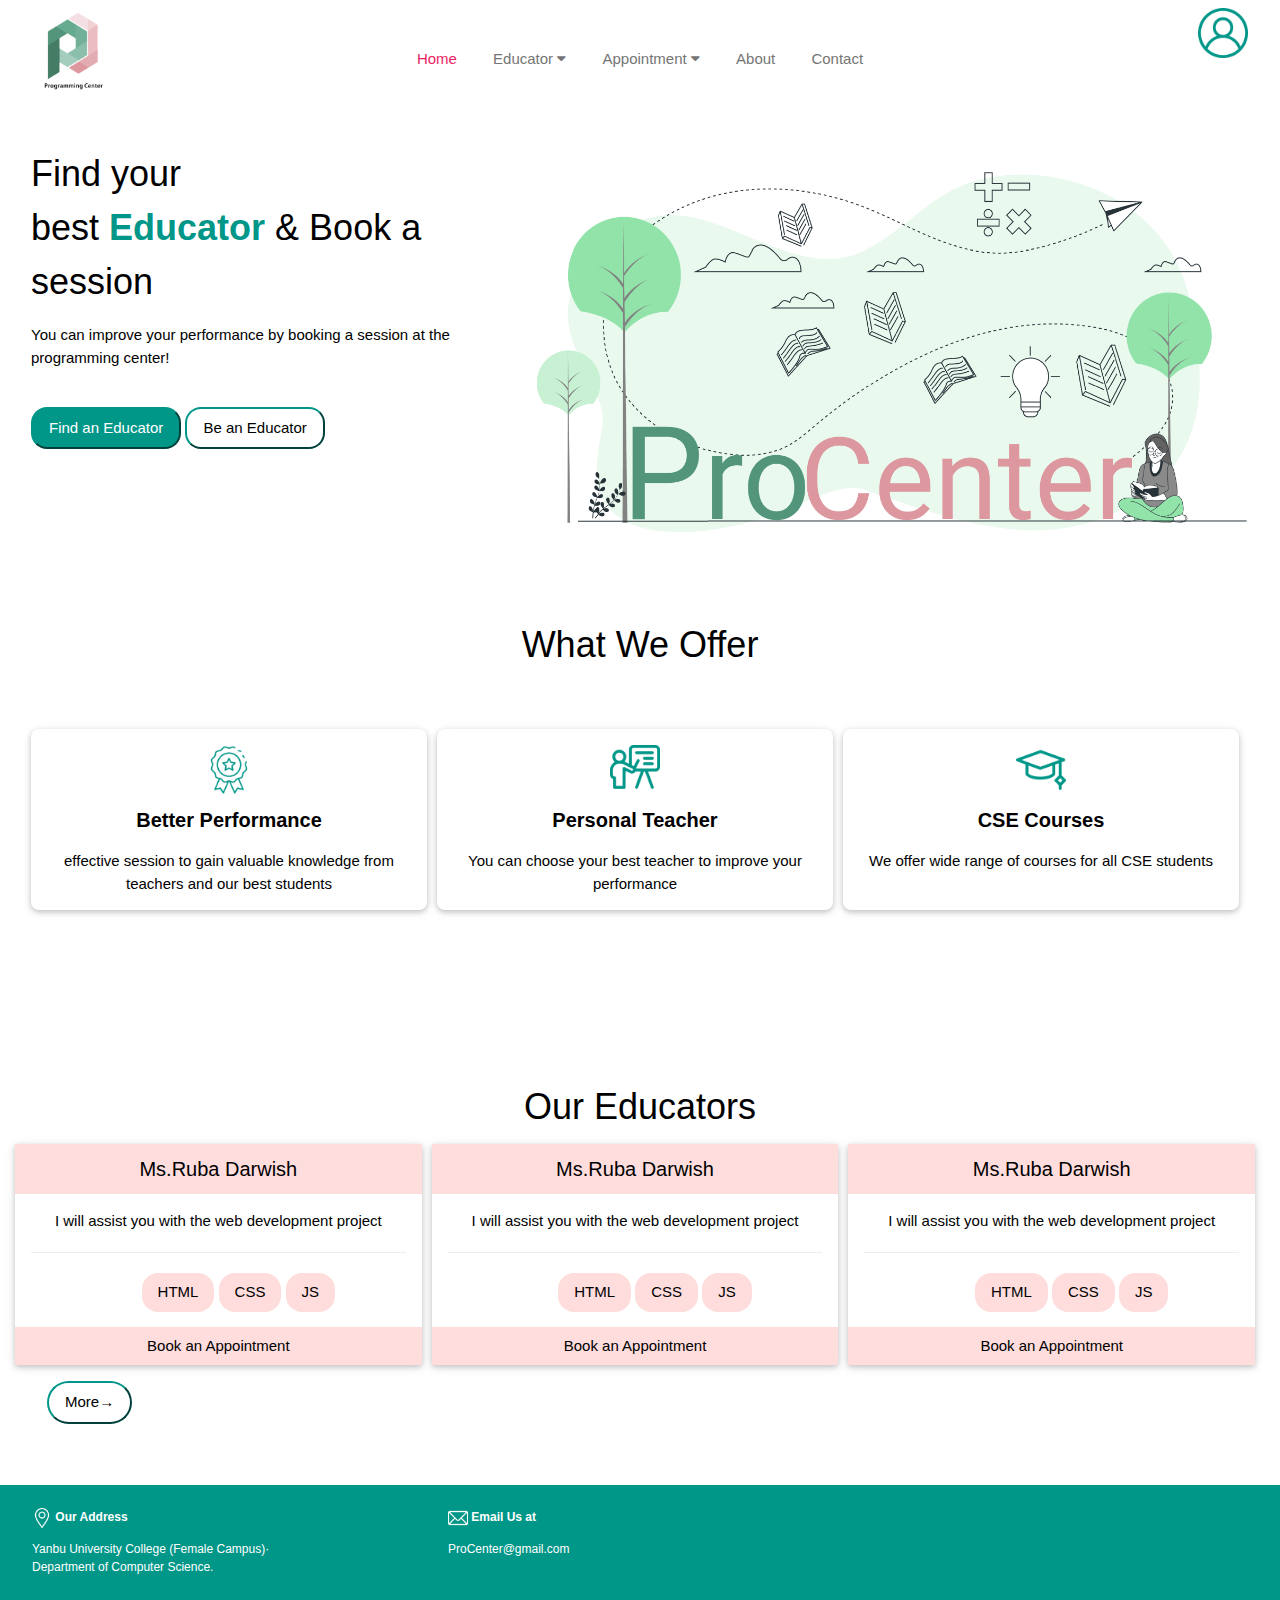
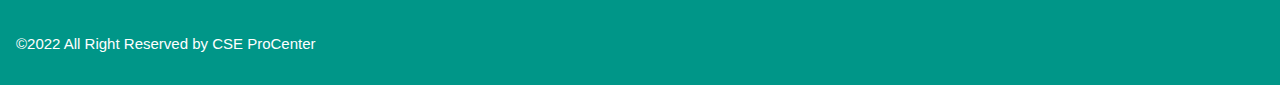
<file: ProCenter-CS382/index.html>
<!DOCTYPE html>
<html lang="en">
  <head>
    <meta charset="UTF-8" />
    <meta http-equiv="X-UA-Compatible" content="IE=edge" />
    <meta name="viewport" content="width=device-width, initial-scale=1" />
    <title>CSE ProCenter</title>
    <link rel="stylesheet" href="style.css" />
    <link rel="stylesheet" href="https://www.w3schools.com/w3css/4/w3.css" />
    <link
      rel="stylesheet"
      href="https://cdnjs.cloudflare.com/ajax/libs/font-awesome/4.7.0/css/font-awesome.min.css"
    />
    <script src="https://ajax.googleapis.com/ajax/libs/jquery/3.6.0/jquery.min.js"></script>
          <!-- -----------------------   START OF JQUERY SCRIPT ----------------------- -->
          <script>
            //function to redirect user to Find an Educator
            function redirectFindEdu(){
              $(document).ready(function(){
                $(location).attr('href', 'find-educator.html');
              });
            }

             //function to redirect user to Be an Educator
            function redirectBeEdu(){
              $(document).ready(function(){
                $(location).attr('href', 'be-educator.html');
              });
            }
            
          </script>
          <!-- -----------------------   END OF JQUERY SCRIPT ------------------------- -->    
    
  </head>
  <body>
   
    <!-- ----------------------------------------------------header part------------------------------------------------------ -->
    <header class="w3-container">
      <a href="index.html" class="w3-bar-item w3-button w3-left"
        ><img src="images/ProCenter-logo.png" class="logo" alt="ProCenter logo"
      /></a>

      <div class="w3-dropdown-hover w3-mobile w3-right ">
        <button class="w3-button  w3-hover-none ">
          <img src="images/profile.png" alt="profile logo" class="icons" />
        </button>
        <div class="w3-dropdown-content  w3-bar-block  w3-teal progile-right ">
          <a
            href="profile.html"
            class="w3-bar-item w3-button w3-mobile  w3-hover-light-grey w3-hover-text-pink">
            <i class="fa fa-edit w3-margin-right Edit-out-logo-size" ></i>Edit Profile</a
          >
    
          <a
            href="login.html"
            class="w3-bar-item w3-button  w3-mobile w3-hover-light-grey w3-hover-text-pink"
            ><i class="fa fa-sign-out w3-margin-right Edit-out-logo-size" ></i>Log out</a
          >
        </div>
      </div>
      <nav class="w3-navbar w3-text-grey w3-display-topmiddle w3-margin-top">
        <a
          href="index.html"
          class="w3-bar-item w3-button w3-hover-none w3-text-pink w3-mobile"
          >Home</a
        >
        <div class="w3-dropdown-hover w3-mobile">
          <button
            class="w3-button w3-hover-none w3-hover-text-pink w3-padding-16"
          >
            Educator <i class="fa fa-caret-down"></i>
          </button>
          <div class="w3-dropdown-content w3-bar-block w3-teal">
            <a
              href="find-educator.html"
              class="w3-bar-item w3-button w3-mobile w3-hover-light-grey w3-hover-text-pink"
              >Find an Educator</a
            >
            <a
              href="be-educator.html"
              class="w3-bar-item w3-button w3-mobile w3-hover-light-grey w3-hover-text-pink"
              >Be an Educator</a
            >
          </div>
        </div>
        <div class="w3-dropdown-hover  w3-mobile">
          <button class="w3-button w3-hover-none w3-hover-text-pink w3-padding-16">
            Appointment <i class="fa fa-caret-down"></i>
          </button>
          <div class="w3-dropdown-content w3-bar-block w3-teal">
            <a
              href="educator-appointment.html"
              class="w3-bar-item w3-button w3-mobile w3-hover-light-grey w3-hover-text-pink"
              >My Appointment</a
            >
            <a
              href="educator-schedule.html"
              class="w3-bar-item w3-button w3-mobile w3-hover-light-grey w3-hover-text-pink"
              >My Schedual</a
            >
            <a
              href="educator-materials.html"
              class="w3-bar-item w3-button w3-mobile w3-hover-light-grey w3-hover-text-pink"
              >My Materials</a
            >
          </div>
        </div>

        <a
          href="about.html"
          class="w3-bar-item w3-button w3-hover-white w3-hover-text-pink w3-padding-32"
          >About</a
        >
        <a
          href="contact.html"
          class="w3-bar-item w3-button w3-hover-white w3-hover-text-pink w3-padding-32"
          >Contact</a
        >
      </nav>
    </header>

    <!-- ---------------------------------------------- End of header part------------------------------------------------------ -->

    <!-- ---------------------------------------------- intro home page part------------------------------------------------------ -->
    
    <section class="section-margin ">
      <div class="w3-row">
        <div class="w3-col  w3-panel w3-mobile" style="width:40%">
          <h1>
            Find your<br />
            best <b class="w3-text-teal">Educator</b> & Book a session
          </h1>
          <p>
            You can improve your performance by booking a session at the
            programming center!
          </p>
          <br />
          <button id="find-edu" onclick="redirectFindEdu()" class="w3-teal w3-border-teal w3-round-xlarge w3-padding">
            Find an Educator
          </button>
          <button id="be-edu" onclick="redirectBeEdu()" class="w3-white w3-border-teal w3-round-xlarge w3-padding">
            Be an Educator
          </button>
        </div>
        <div class="w3-rest  w3-mobile">
          <img
            src="images/ProCenter home.png"
            alt="proCenter home"
            class=" w3-image"
          />
        </div>
      </div>
      
    </section>
    <!-- ---------------------------------------------- end of intro home page part------------------------------------------------------ -->
    <!-- ---------------------------------------------- website info  part------------------------------------------------------   -->
    <div class="w3-center w3-container"> <h1>What We Offer</h1></div>
   
    <section class="section-margin marg-container  ">
     
      <div class="w3-panel w3-center marg-container  ">
        
        <br />
        <div class="w3-third w3-panel w3-mobile w3-card-2 w3-round-large marg-between ">
          <img
            src="images/poweful.png"
            alt="powerful program image"
            class="w3-image icons w3-margin-top "
          />
          <h4><b>Better Performance</b></h4>
          <p>
            effective session to gain valuable knowledge from
            teachers and our best students
          </p>
        </div>
        <div class="w3-third w3-panel w3-mobile w3-card-2 w3-round-large marg-between ">
          <img
            src="images/teacher.png"
            alt="teacher image"
            class="w3-image icons w3-margin-top"
          />
          <h4><b>Personal Teacher</b></h4>
          <p>You can choose your best teacher to improve your performance</p>
          
        </div>
        <div class="w3-third w3-panel w3-mobile w3-card-2 w3-round-large marg-between ">
          <img
            src="images/graduation-cap.png"
            alt="teacher image"
            class="w3-image icons w3-margin-top"
          />
          <h4><b>CSE Courses</b></h4>
          <p>We offer wide range of courses for all CSE students</p>
          
        </div>
      </div>
      <br />
    </section>
    <br><br><br>
    <!-- ---------------------------------------------- End of website info  part------------------------------------------------------   -->

    <!--  ---------------------------------------------- Educator card part------------------------------------------------------ -->
    
    <section class="section-margin ">
      <div class="w3-container w3-center">
        <h1>Our Educators</h1>
      </div>
      <div class="Card-Container  ">
        <div class="w3-row marg-container">
          <div class="w3-col s4 w3-card-2 w3-center w3-mobile marg-between w3-hover-shadow">
            <header class="w3-container w3-pale-red w3-block">
              <h4 class="w3-padding-4 w3-larg">Ms.Ruba Darwish</h4>
            </header>

            <div class="w3-container w3-center">
              <p>I will assist you with the web development project</p>
              <hr />
              <ul>
                <li class="w3-button w3-hover-none w3-round-xlarge w3-pale-red">
                  HTML
                </li>
                <li class="w3-button w3-hover-none w3-round-xlarge w3-pale-red">
                  CSS
                </li>
                <li class="w3-button w3-hover-none w3-round-xlarge w3-pale-red">
                  JS
                </li>
              </ul>
            </div>
            <button class="w3-button w3-hover-teal w3-block w3-pale-red">
              Book an Appointment
            </button>
          </div>

          <div class="w3-col s4 w3-card-2 w3-center w3-mobile marg-between w3-hover-shadow">
            <header class="w3-container w3-pale-red w3-block">
              <h4 class="w3-padding-4 w3-larg">Ms.Ruba Darwish</h4>
            </header>

            <div class="w3-container w3-center">
              <p>I will assist you with the web development project</p>
              <hr />
              <ul>
                <li class="w3-button w3-hover-none w3-round-xlarge w3-pale-red">
                  HTML
                </li>
                <li class="w3-button w3-hover-none w3-round-xlarge w3-pale-red">
                  CSS
                </li>
                <li class="w3-button w3-hover-none w3-round-xlarge w3-pale-red">
                  JS
                </li>
              </ul>
            </div>
            <button class="w3-button w3-hover-teal w3-block w3-pale-red">
              Book an Appointment
            </button>
          </div>

          <div class="w3-col s4 w3-card-2 w3-center w3-mobile marg-between w3-hover-shadow">
            <header class="w3-container w3-pale-red w3-block">
              <h4 class="w3-padding-4 w3-larg">Ms.Ruba Darwish</h4>
            </header>

            <div class="w3-container w3-center">
              <p>I will assist you with the web development project</p>
              <hr />
              <ul>
                <li class="w3-button w3-hover-none w3-round-xlarge w3-pale-red">
                  HTML
                </li>
                <li class="w3-button w3-hover-none w3-round-xlarge w3-pale-red">
                  CSS
                </li>
                <li class="w3-button w3-hover-none w3-round-xlarge w3-pale-red">
                  JS
                </li>
              </ul>
            </div>
            <button class="w3-button w3-hover-teal w3-block w3-pale-red">
              Book an Appointment
            </button>
          </div>
        </div>
      </div>
      <!-- -------------------------more button part------------------- -->
      <div class="w3-container w3-margin">
        <button onclick="redirectFindEdu()" class="w3-white w3-border-teal w3-round-xxlarge w3-padding">
          More<span>&#8594;</span>
        </button>
      </div>
    </section>
    <!-- -------------------------more button part------------------- -->

    <!--  ---------------------------------------------- End of Educator card part------------------------------------------------------ -->

    <!--  ------------------------------------------------ footet part part------------------------------------------------------ -->
    <footer class="w3-teal">
      <div class="w3-container">
        <br />
        <div class="w3-third w3-container w3-mobile w3-small">
          <img
            src="images/location.png"
            alt="location logo"
            class="social-icons"
          />
          <b>Our Address</b>
          <p>
            Yanbu University College (Female Campus)·<br />
            Department of Computer Science.
          </p>
        </div>
        <div class="w3-third w3-container w3-mobile w3-small">
          <img
            src="images/email.png"
            alt="location logo"
            class="social-icons"
          />
          <b>Email Us at</b>
          <p>ProCenter@gmail.com</p>
        </div>

        
      </div><br /><br />
      <div class="w3-display-bottom w3-container">
        <span>&#169;</span>2022 All Right Reserved by CSE ProCenter
      </div>
    </footer>

    <!--  ---------------------------------------------- End of footet part part------------------------------------------------------ -->
  </body>
</html>
</file>
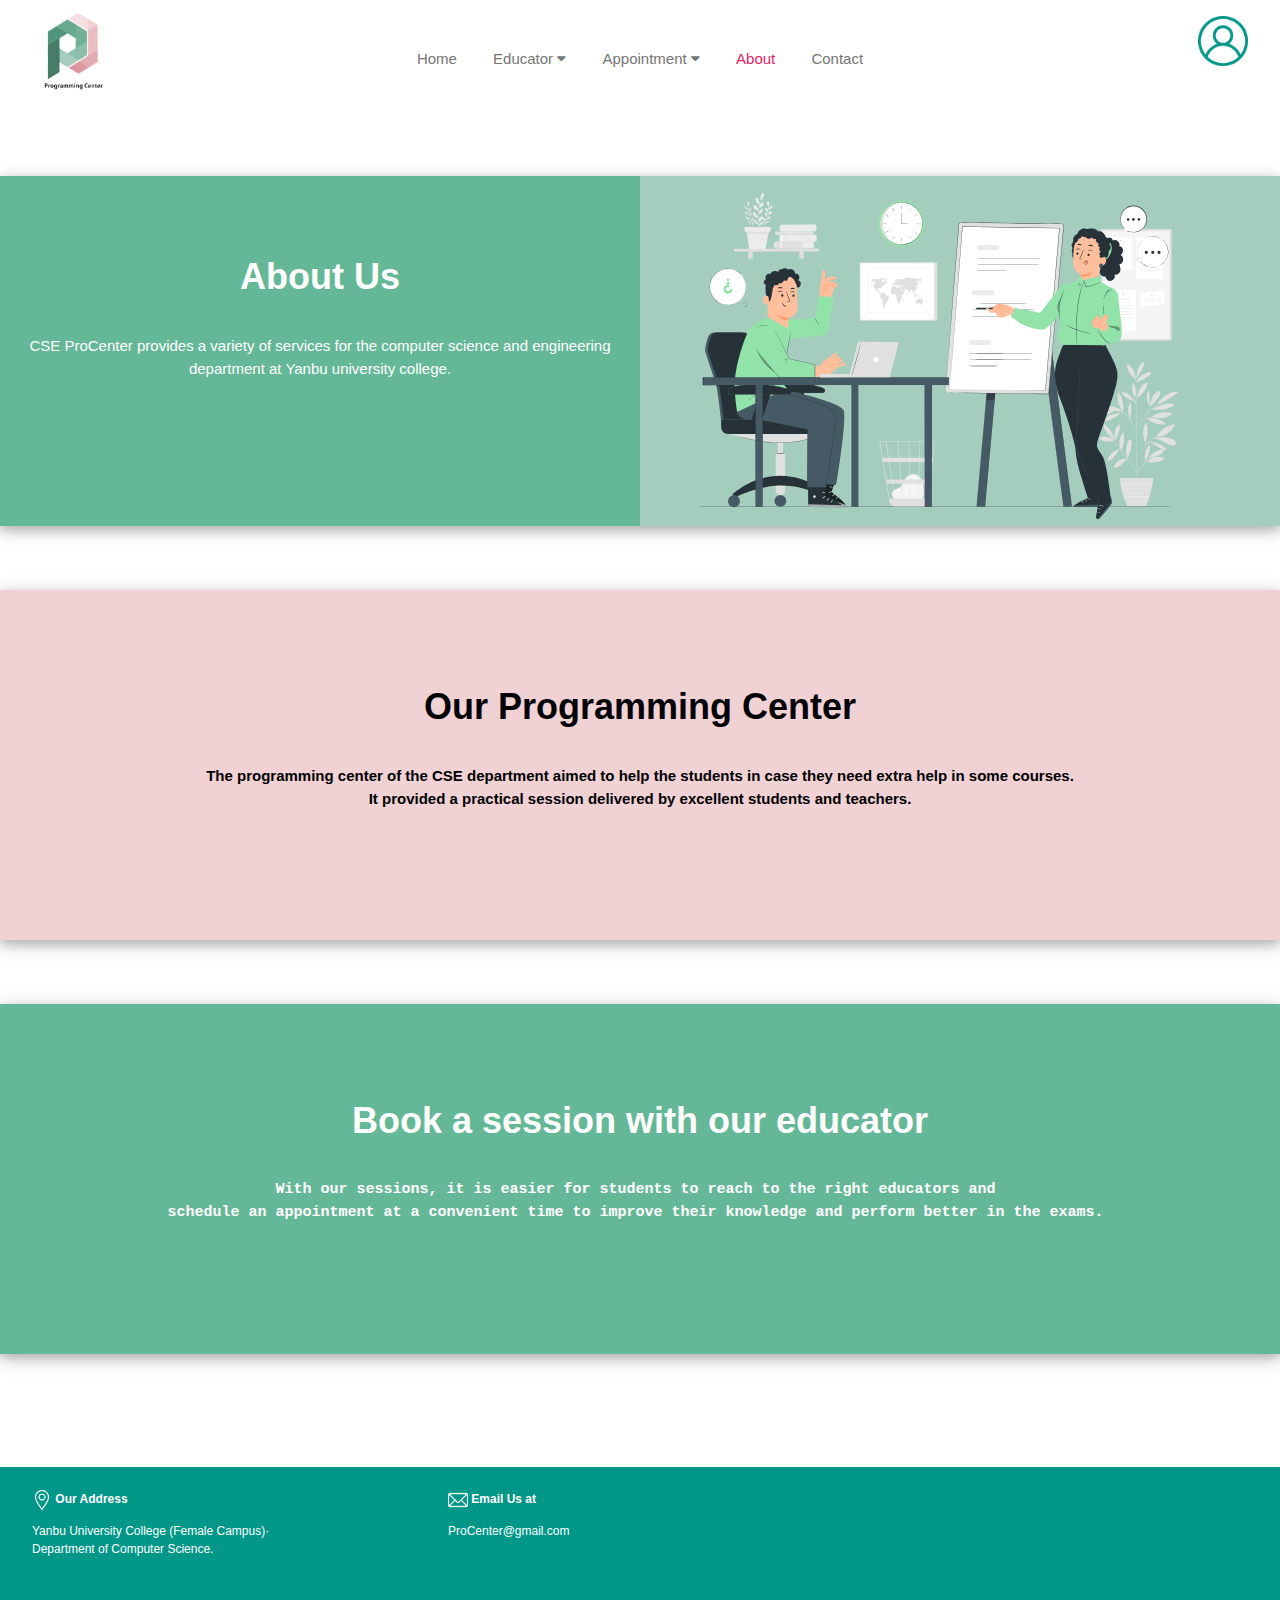
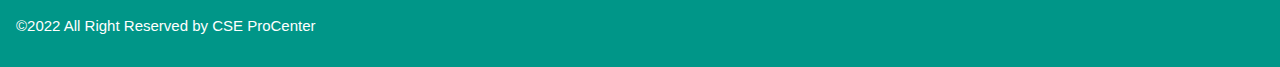
<file: about.html>
<!DOCTYPE html>
<html lang="en">
<head>
    <meta charset="UTF-8">
    <meta http-equiv="X-UA-Compatible" content="IE=edge">
    <meta name="viewport" content="width=device-width, initial-scale=1.0">
    <link rel="stylesheet" href="https://cdnjs.cloudflare.com/ajax/libs/font-awesome/4.7.0/css/font-awesome.min.css">
    <link rel="stylesheet" href="https://www.w3schools.com/w3css/4/w3.css">
    <link rel="stylesheet" href="style.css">
    <title>About us</title>
</head>
<body>

    <!-- ----------------------------------------------------header part------------------------------------------------------ -->
    <header class="w3-container">
      <a href="index.php" class="w3-bar-item w3-button w3-left"
        ><img src="images/ProCenter-logo.png" class="logo" alt="ProCenter logo"
      /></a>

      <div class="w3-dropdown-hover w3-mobile w3-right">
        <button class="w3-button w3-padding-16 ">
          <img src="images/profile.png" alt="profile logo" class="icons" />
        </button>
        <div class="w3-dropdown-content w3-bar-block  w3-teal progile-right">
          <a
            href="profile.php"
            class="w3-bar-item w3-button w3-mobile  w3-hover-light-grey w3-hover-text-pink"
            ><i class="fa fa-edit w3-margin-right Edit-out-logo-size" ></i>Edit Profile</a
          >
          <a
            href="login.php"
            class="w3-bar-item w3-button  w3-mobile w3-hover-light-grey w3-hover-text-pink"
            ><i class="fa fa-sign-out w3-margin-right Edit-out-logo-size" ></i>Log out</a
          >
        </div>
      </div>
      <nav class="w3-navbar w3-text-grey w3-display-topmiddle w3-margin-top">
        <a
          href="index.php"
          class="w3-bar-item w3-button w3-hover-none w3-hover-text-pink w3-mobile"
          >Home</a
        >
        <div class="w3-dropdown-hover w3-mobile">
          <button
            class="w3-button w3-hover-none w3-hover-text-pink w3-padding-16"
          >
            Educator <i class="fa fa-caret-down"></i>
          </button>
          <div class="w3-dropdown-content w3-bar-block w3-teal">
            <a
              href="find-educator.php"
              class="w3-bar-item w3-button w3-mobile w3-hover-light-grey w3-hover-text-pink"
              >Find an Educator</a
            >
            <a
              href="be-educator.php"
              class="w3-bar-item w3-button w3-mobile w3-hover-light-grey w3-hover-text-pink"
              >Be an Educator</a
            >
          </div>
        </div>
        <div class="w3-dropdown-hover w3-mobile">
          <button class="w3-button w3-hover-text-pink w3-padding-16 w3-hover-none">
            Appointment <i class="fa fa-caret-down"></i>
          </button>
          <div class="w3-dropdown-content  w3-bar-block w3-teal">
            <a
              href="student-appointment.php"
              class="w3-bar-item w3-button w3-mobile w3-hover-light-grey w3-hover-text-pink"
              >My Appointment</a
            >
            <a
              href="student-schedual.php"
              class="w3-bar-item w3-button w3-mobile w3-hover-light-grey w3-hover-text-pink"
              >My Schedual</a
            >
            <a
            href="student-materials.php"
            class="w3-bar-item w3-button w3-mobile w3-hover-light-grey w3-hover-text-pink"
            >My Materials</a
          >
          </div>
        </div>

        <a
          href="about.html"
          class="w3-bar-item w3-button w3-hover-white w3-text-pink w3-padding-32"
          >About</a
        >
        <a
          href="contact.php"
          class="w3-bar-item w3-button w3-hover-white w3-hover-text-pink w3-padding-32"
          >Contact</a
        >
    </nav>
</header>
    <!-- ---------------------------------------------- End of header part------------------------------------------------------ -->
      
<!--------------------------------------------- Start part About us------------------------------------------------->
<div class="margin-top w3-row w3-card-4">
  <div class="for-height-dark-green  w3-half w3-center w3-padding-64 w3-text-white">
   <h1 ><b>About Us</b></h1>
    <p class="w3-padding-16">CSE ProCenter provides a variety of services for the computer science and engineering department at Yanbu university college. </p>
  </div>
  <div class=" w3-half light-green">
    <img src="images/Lesson-img.svg" alt="lesson logo" width="600" height="350">
  </div>
</div>
  

  <!--------------------------------------------- Start Our Programming Center part------------------------------------------------->
  <div class="w3-row w3-padding-64">
    <div class="for-height-pink w3-center w3-card-4 ">
     <h1 ><b>Our Programming Center</b></h1>
      <b><p class="w3-padding-16">The programming center of the CSE department aimed to help the students in case they need extra help in some courses.<br>
        It provided a practical session delivered by excellent students and teachers. </p></b>
    </div>
  </div>
    <!--------------------------------------------- Start Our educator part------------------------------------------------->
  <div class="w3-row  ">
    <div class="for-height-dark-green w3-center  w3-card-4 w3-text-white">
     <h1 ><b>Book a session with our educator</b></h1>
      <b><pre class="w3-padding-16" >With our sessions, it is easier for students to reach to the right educators and <br>schedule an appointment at a convenient time to improve their knowledge and perform better in the exams. </pre></b>
    </div>
  </div><br><br><br>
      <!--------------------------------Start the footer--------------------------------->
     <br><br>
      <footer class="w3-teal ">
        <div class="w3-container ">
          <br />
          <div class="w3-third w3-container w3-mobile w3-small">
            <img
              src="images/location.png"
              alt="location logo"
              class="social-icons"
            />
            <b>Our Address</b>
            <p>
              Yanbu University College (Female Campus)·<br />
              Department of Computer Science.
            </p>
          </div>
          <div class="w3-third w3-container w3-mobile w3-small">
            <img
              src="images/email.png"
              alt="location logo"
              class="social-icons"
            />
            <b>Email Us at</b>
            <p>ProCenter@gmail.com</p>
          </div>
  
          
        </div><br /><br />
        <div class="w3-display-bottom w3-container">
          <span>&#169;</span>2022 All Right Reserved by CSE ProCenter
        </div>
      </footer>
    <!--------------------------------End the footer--------------------------------->
</body>
</html>
</file>
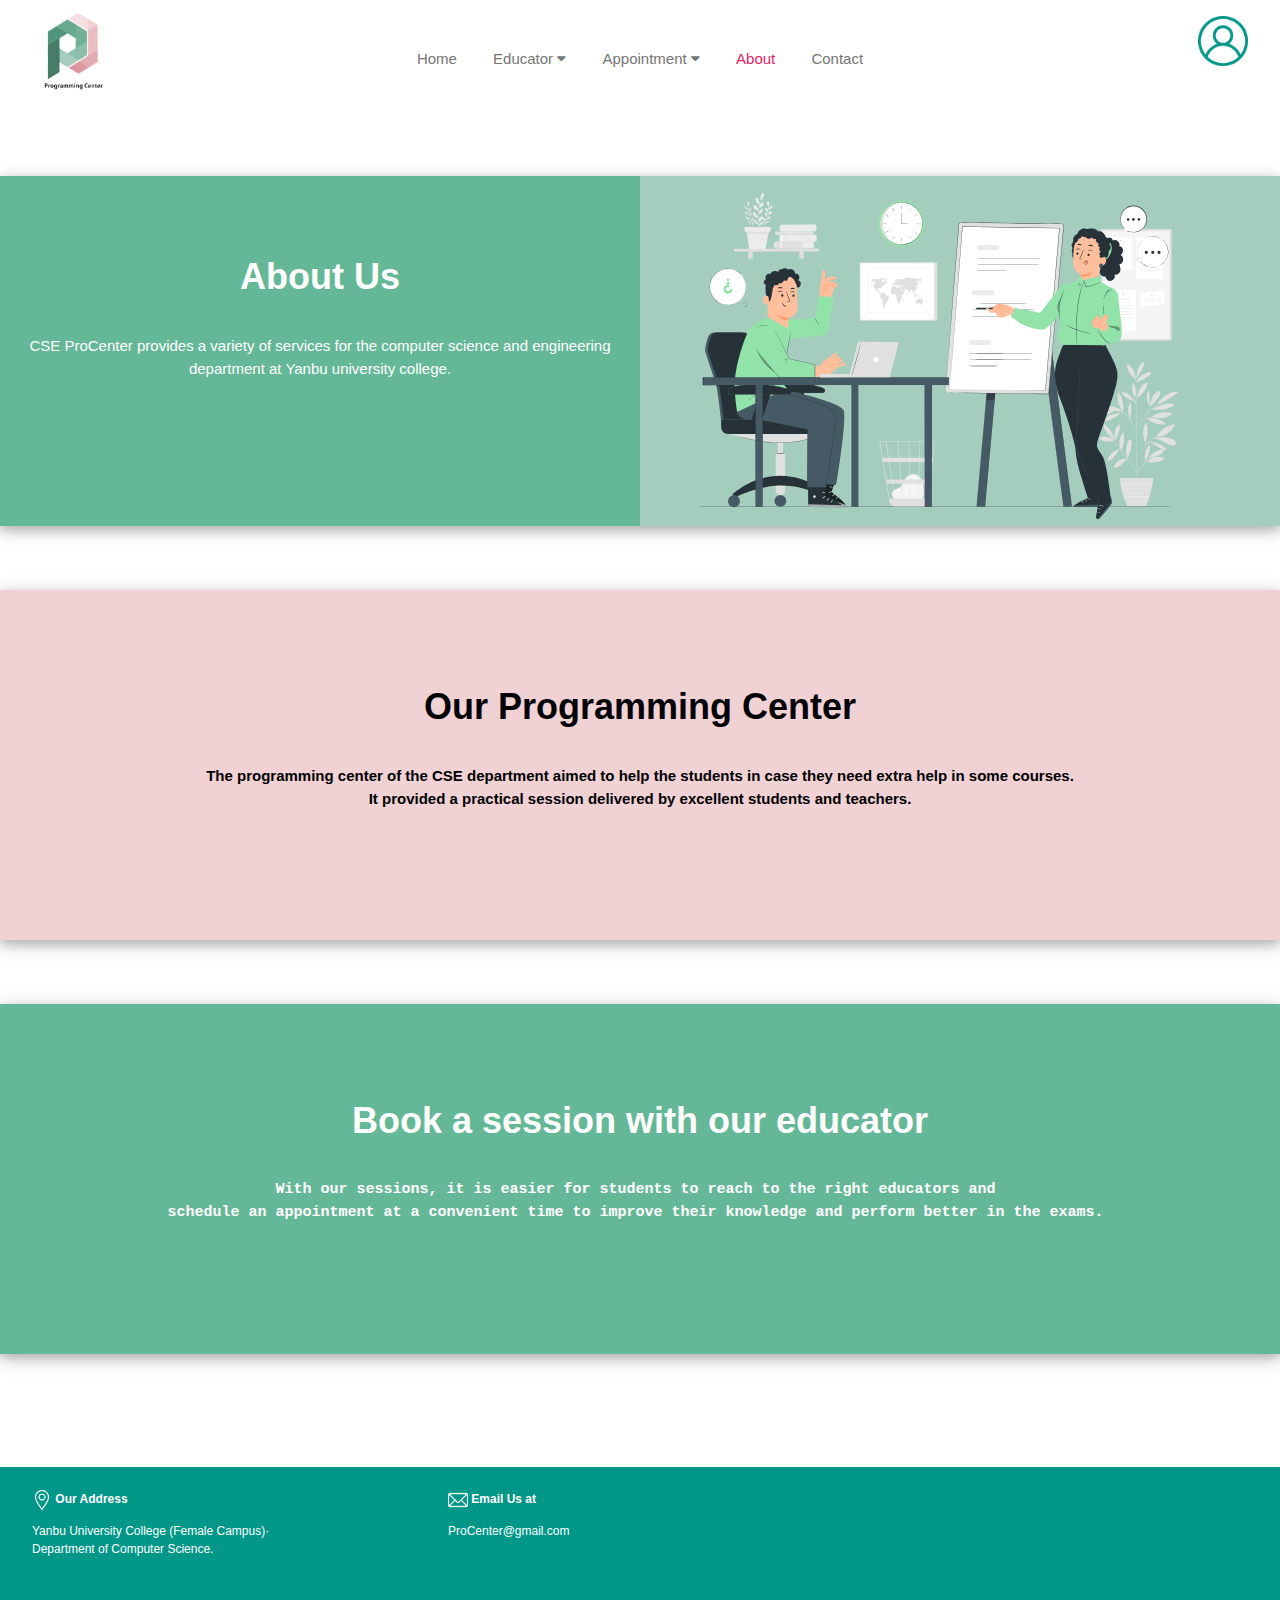
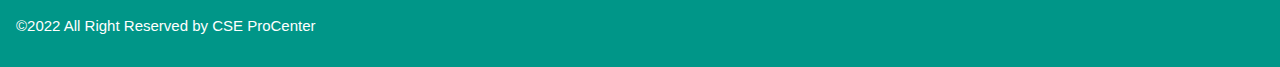
<file: ProCenter-CS382/about.html>
<!DOCTYPE html>
<html lang="en">
<head>
    <meta charset="UTF-8">
    <meta http-equiv="X-UA-Compatible" content="IE=edge">
    <meta name="viewport" content="width=device-width, initial-scale=1.0">
    <link rel="stylesheet" href="https://cdnjs.cloudflare.com/ajax/libs/font-awesome/4.7.0/css/font-awesome.min.css">
    <link rel="stylesheet" href="https://www.w3schools.com/w3css/4/w3.css">
    <link rel="stylesheet" href="style.css">
    <title>About us</title>
</head>
<body>

    <!-- ----------------------------------------------------header part------------------------------------------------------ -->
    <header class="w3-container">
      <a href="index.html" class="w3-bar-item w3-button w3-left"
        ><img src="images/ProCenter-logo.png" class="logo" alt="ProCenter logo"
      /></a>

      <div class="w3-dropdown-hover w3-mobile w3-right">
        <button class="w3-button w3-padding-16 ">
          <img src="images/profile.png" alt="profile logo" class="icons" />
        </button>
        <div class="w3-dropdown-content w3-bar-block  w3-teal progile-right">
          <a
            href="profile.html"
            class="w3-bar-item w3-button w3-mobile  w3-hover-light-grey w3-hover-text-pink"
            ><i class="fa fa-edit w3-margin-right Edit-out-logo-size" ></i>Edit Profile</a
          >
          <a
            href="login.html"
            class="w3-bar-item w3-button  w3-mobile w3-hover-light-grey w3-hover-text-pink"
            ><i class="fa fa-sign-out w3-margin-right Edit-out-logo-size" ></i>Log out</a
          >
        </div>
      </div>
      <nav class="w3-navbar w3-text-grey w3-display-topmiddle w3-margin-top">
        <a
          href="index.html"
          class="w3-bar-item w3-button w3-hover-none w3-hover-text-pink w3-mobile"
          >Home</a
        >
        <div class="w3-dropdown-hover w3-mobile">
          <button
            class="w3-button w3-hover-none w3-hover-text-pink w3-padding-16"
          >
            Educator <i class="fa fa-caret-down"></i>
          </button>
          <div class="w3-dropdown-content w3-bar-block w3-teal">
            <a
              href="find-educator.html"
              class="w3-bar-item w3-button w3-mobile w3-hover-light-grey w3-hover-text-pink"
              >Find an Educator</a
            >
            <a
              href="be-educator.html"
              class="w3-bar-item w3-button w3-mobile w3-hover-light-grey w3-hover-text-pink"
              >Be an Educator</a
            >
          </div>
        </div>
        <div class="w3-dropdown-hover w3-mobile">
          <button class="w3-button w3-hover-text-pink w3-padding-16 w3-hover-none">
            Appointment <i class="fa fa-caret-down"></i>
          </button>
          <div class="w3-dropdown-content  w3-bar-block w3-teal">
            <a
              href="educator-appointment.html"
              class="w3-bar-item w3-button w3-mobile w3-hover-light-grey w3-hover-text-pink"
              >My Appointment</a
            >
            <a
              href="educator-schedule.html"
              class="w3-bar-item w3-button w3-mobile w3-hover-light-grey w3-hover-text-pink"
              >My Schedual</a
            >
            <a
            href="educator-materials.html"
            class="w3-bar-item w3-button w3-mobile w3-hover-light-grey w3-hover-text-pink"
            >My Materials</a
          >
          </div>
        </div>

        <a
          href="about.html"
          class="w3-bar-item w3-button w3-hover-white w3-text-pink w3-padding-32"
          >About</a
        >
        <a
          href="contact.html"
          class="w3-bar-item w3-button w3-hover-white w3-hover-text-pink w3-padding-32"
          >Contact</a
        >
      </nav>
    </header>
    <!-- ---------------------------------------------- End of header part------------------------------------------------------ -->
      
<!--------------------------------------------- Start part About us------------------------------------------------->
<div class="margin-top w3-row w3-card-4">
  <div class="for-height-dark-green  w3-half w3-center w3-padding-64 w3-text-white">
   <h1 ><b>About Us</b></h1>
    <p class="w3-padding-16">CSE ProCenter provides a variety of services for the computer science and engineering department at Yanbu university college. </p>
  </div>
  <div class=" w3-half light-green">
    <img src="images/Lesson-img.svg" alt="lesson logo" width="600" height="350">
  </div>
</div>
  

  <!--------------------------------------------- Start Our Programming Center part------------------------------------------------->
  <div class="w3-row w3-padding-64">
    <div class="for-height-pink w3-center w3-card-4 ">
     <h1 ><b>Our Programming Center</b></h1>
      <b><p class="w3-padding-16">The programming center of the CSE department aimed to help the students in case they need extra help in some courses.<br>
        It provided a practical session delivered by excellent students and teachers. </p></b>
    </div>
  </div>
    <!--------------------------------------------- Start Our educator part------------------------------------------------->
  <div class="w3-row  ">
    <div class="for-height-dark-green w3-center  w3-card-4 w3-text-white">
     <h1 ><b>Book a session with our educator</b></h1>
      <b><pre class="w3-padding-16" >With our sessions, it is easier for students to reach to the right educators and <br>schedule an appointment at a convenient time to improve their knowledge and perform better in the exams. </pre></b>
    </div>
  </div><br><br><br>
      <!--------------------------------Start the footer--------------------------------->
     <br><br>
      <footer class="w3-teal ">
        <div class="w3-container ">
          <br />
          <div class="w3-third w3-container w3-mobile w3-small">
            <img
              src="images/location.png"
              alt="location logo"
              class="social-icons"
            />
            <b>Our Address</b>
            <p>
              Yanbu University College (Female Campus)·<br />
              Department of Computer Science.
            </p>
          </div>
          <div class="w3-third w3-container w3-mobile w3-small">
            <img
              src="images/email.png"
              alt="location logo"
              class="social-icons"
            />
            <b>Email Us at</b>
            <p>ProCenter@gmail.com</p>
          </div>
  
          
        </div><br /><br />
        <div class="w3-display-bottom w3-container">
          <span>&#169;</span>2022 All Right Reserved by CSE ProCenter
        </div>
      </footer>
    <!--------------------------------End the footer--------------------------------->
</body>
</html>
</file>
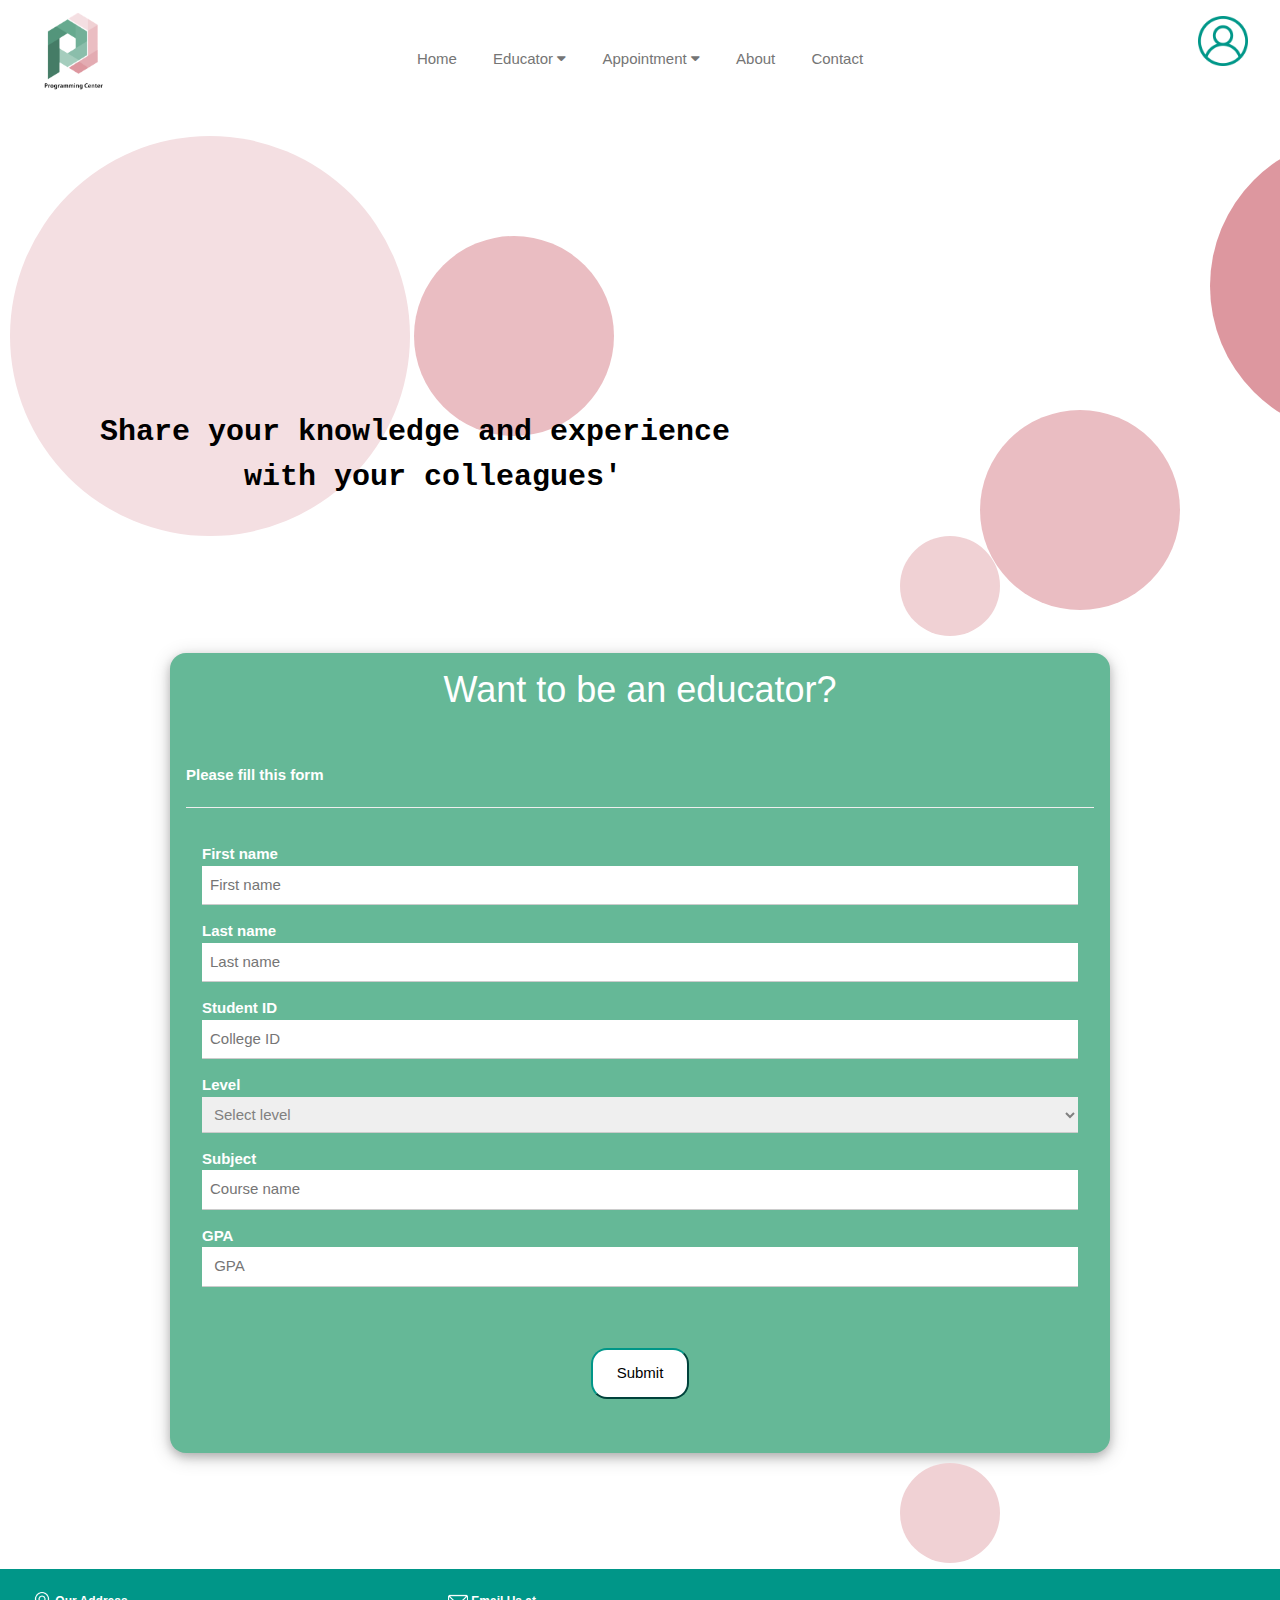
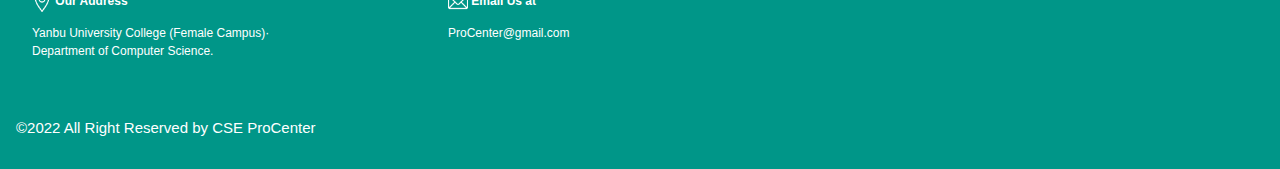
<file: ProCenter-CS382/be-educator.html>
<!DOCTYPE html>
<html lang="en">

<head>
  <meta charset="UTF-8">
  <meta http-equiv="X-UA-Compatible" content="IE=edge">
  <meta name="viewport" content="width=device-width, initial-scale=1.0">
  <link rel="stylesheet" href="https://www.w3schools.com/w3css/4/w3.css">
  <link rel="stylesheet" href="style.css">
  <link rel="stylesheet" href="https://cdnjs.cloudflare.com/ajax/libs/font-awesome/4.7.0/css/font-awesome.min.css">
  
  <title>Be an Educator</title>
</head>
<body>
<!-- ----------------------------------------------------header part------------------------------------------------------ -->
<header class="w3-container">
  <a href="index.html" class="w3-bar-item w3-button w3-left"
    ><img src="images/ProCenter-logo.png" class="logo" alt="ProCenter logo"
  /></a>

  <div class="w3-dropdown-hover w3-mobile w3-right">
    <button class="w3-button w3-padding-16 ">
      <img src="images/profile.png" alt="profile logo" class="icons" />
    </button>
    <div class="w3-dropdown-content w3-bar-block  w3-teal progile-right">
      <a
        href="profile.html"
        class="w3-bar-item w3-button w3-mobile  w3-hover-light-grey w3-hover-text-pink"
        ><i class="fa fa-edit w3-margin-right Edit-out-logo-size" ></i>Edit Profile</a
      >
      <a
        href="login.html"
        class="w3-bar-item w3-button  w3-mobile w3-hover-light-grey w3-hover-text-pink"
        ><i class="fa fa-sign-out w3-margin-right Edit-out-logo-size" ></i>Log out</a
      >
    </div>
  </div>
  <nav class="w3-navbar w3-text-grey w3-display-topmiddle w3-margin-top">
    <a
      href="index.html"
      class="w3-bar-item w3-button w3-hover-none w3-hover-text-pink w3-mobile"
      >Home</a
    >
    <div class="w3-dropdown-hover w3-mobile">
      <button
        class="w3-button w3-hover-none w3-hover-text-pink w3-padding-16"
      >
        Educator <i class="fa fa-caret-down"></i>
      </button>
      <div class="w3-dropdown-content w3-bar-block w3-teal">
        <a
          href="find-educator.html"
          class="w3-bar-item w3-button w3-mobile w3-hover-light-grey w3-hover-text-pink"
          >Find an Educator</a
        >
        <a
          href="be-educator.html"
          class="w3-bar-item w3-button w3-mobile w3-hover-light-grey w3-hover-text-pink"
          >Be an Educator</a
        >
      </div>
    </div>
    <div class="w3-dropdown-hover w3-mobile">
      <button class="w3-button w3-hover-text-pink  w3-hover-none w3-padding-16">
        Appointment <i class="fa fa-caret-down"></i>
      </button>
      <div class="w3-dropdown-content w3-bar-block w3-teal">
        <a
          href="educator-appointment.html"
          class="w3-bar-item w3-button w3-mobile w3-hover-light-grey w3-hover-text-pink"
          >My Appointment</a
        >
        <a
          href="educator-schedule.html"
          class="w3-bar-item w3-button w3-mobile w3-hover-light-grey w3-hover-text-pink"
          >My Schedual</a
        >
        <a
        href="educator-materials.html"
        class="w3-bar-item w3-button w3-mobile w3-hover-light-grey w3-hover-text-pink"
        >My Materials</a
      >
      </div>
    </div>

    <a
      href="about.html"
      class="w3-bar-item w3-button w3-hover-white w3-hover-text-pink w3-padding-32"
      >About</a
    >
    <a
      href="contact.html"
      class="w3-bar-item w3-button w3-hover-white w3-hover-text-pink w3-padding-32"
      >Contact</a
    >
  </nav>
</header>
<!-- ---------------------------------------------- End of header part------------------------------------------------------ -->

<h2 class=" w3-display-left margen-left"><pre><b>Share your knowledge and experience
  with your colleagues'</pre></b></h2>
<div id="Back-Ground-Circle-1">
 <div id="Back-Ground-Circle-3"></div>
</div>
<div id="Back-Ground-Circle-2"></div>
<div id="Back-Ground-Circle-4"></div>
<div class="w3-display-right" id="Back-Ground-Circle-2"></div>


<!-------------------------------------Start the Form to be an educator-------------------------------------------------->
<div class="margin-form w3-text-white w3-panel w3-card-4 w3-round-xlarge ">
 <form action="#">
   <h1 class="w3-center"> Want to be an educator?</h1><br>
   <p class="w3-left-align"><b>Please fill this form</b> </p>
   <hr>
   <div class="w3-container ">
    <p> <label for="FN"><b>First name</b></label><br>
     <input class=" w3-input " type="text" name="FN" placeholder="First name"></p>
    <p> <label for="LN"><b>Last name</b></label><br>
     <input class=" w3-input " type="text" name="LN" placeholder="Last name"></p>
     <p><label for="ID"><b>Student ID</b></label><br>
     <input class=" w3-input " type="text" name="ID" placeholder="College ID"></p>
     <p><label for="level"><b>Level</b></label><br>
     <select class=" w3-input " required>
       <option value="" disabled selected hidden><b>Select level</b> </option>
       <!--hidden word mean that this option will be hidden not visible alongside the other options-->
       <option class=" w3-input">First-year</option>
       <option>Sophomore</option>
       <option>Junior</option>
       <option>Senior</option>
     </select></p>
    <p> <label for="Subject"><b>Subject</b></label><br>
     <input class=" w3-input " type="text" name="Subject" placeholder="Course name"></p>
     <p><label for="GPA"><b>GPA</b></label><br>
     <input class=" w3-input " type="text" name="GPA" placeholder=" GPA"></p>
   </div>
   <br>
   <div class="w3-center w3-padding-24">
    <input
    class=" w3-white w3-border-teal w3-round-xlarge w3-padding-large"
      type="submit"
     value="Submit"
 />
 </form>
</div>
 
</div>
<div id="Back-Ground-Circle-4"></div><br>

   <!--------------------------------Start the footer--------------------------------->
   <footer class="w3-teal">
    <div class="w3-container">
      <br />
      <div class="w3-third w3-container w3-mobile w3-small">
        <img
          src="images/location.png"
          alt="location logo"
          class="social-icons"
        />
        <b>Our Address</b>
        <p>
          Yanbu University College (Female Campus)·<br />
          Department of Computer Science.
        </p>
      </div>
      <div class="w3-third w3-container w3-mobile w3-small">
        <img
          src="images/email.png"
          alt="location logo"
          class="social-icons"
        />
        <b>Email Us at</b>
        <p>ProCenter@gmail.com</p>
      </div>

      
    </div><br /><br />
    <div class="w3-display-bottom w3-container">
      <span>&#169;</span>2022 All Right Reserved by CSE ProCenter
    </div>
  </footer>
    <!--------------------------------End the footer--------------------------------->
  
</body>
</html>
</file>
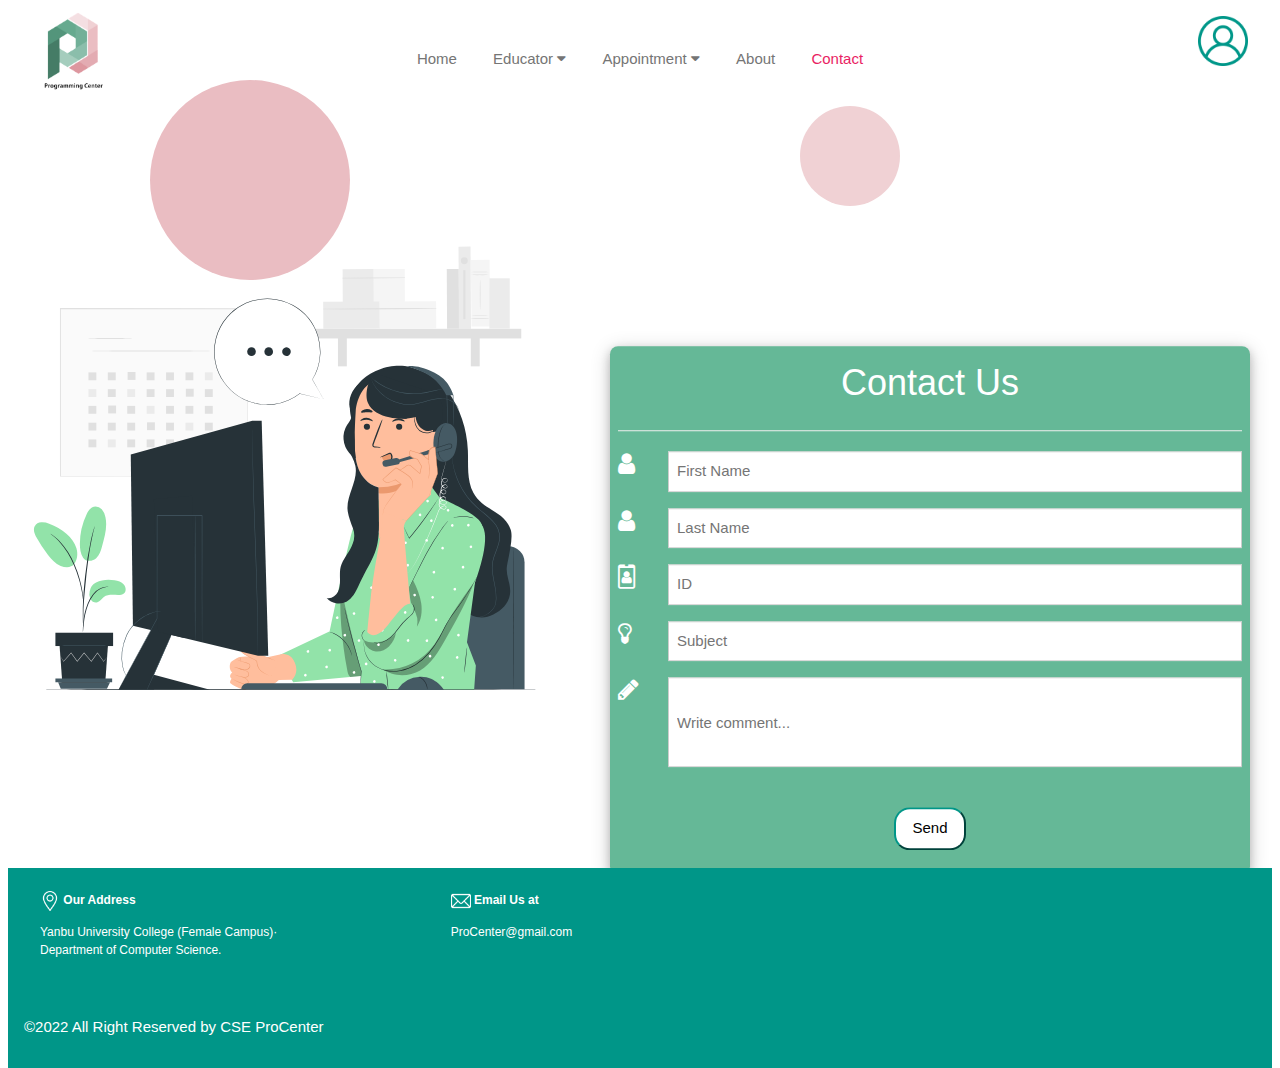
<file: ProCenter-CS382/contact.html>
<!DOCTYPE html>
<html lang="en">
<head>
    <meta charset="UTF-8">
    <meta http-equiv="X-UA-Compatible" content="IE=edge">
    <meta name="viewport" content="width=device-width, initial-scale=1.0">
    <link rel="stylesheet" href="https://www.w3schools.com/w3css/4/w3.css">
  <link rel="stylesheet" href="style.css">
  <link rel="stylesheet" href="https://cdnjs.cloudflare.com/ajax/libs/font-awesome/4.7.0/css/font-awesome.min.css">
    <title>Contact us</title>
</head>
<body>

    <!-- ----------------------------------------------------header part------------------------------------------------------ -->
    <header class="w3-container">
      <a href="index.html" class="w3-bar-item w3-button w3-left"
        ><img src="images/ProCenter-logo.png" class="logo" alt="ProCenter logo"
      /></a>

      <div class="w3-dropdown-hover w3-mobile w3-right">
        <button class="w3-button w3-padding-16 ">
          <img src="images/profile.png" alt="profile logo" class="icons" />
        </button>
        <div class="w3-dropdown-content w3-bar-block  w3-teal progile-right">
          <a
            href="profile.html"
            class="w3-bar-item w3-button w3-mobile  w3-hover-light-grey w3-hover-text-pink"
            ><i class="fa fa-edit w3-margin-right Edit-out-logo-size" ></i>Edit Profile</a
          >
          <a
            href="login.html"
            class="w3-bar-item w3-button  w3-mobile w3-hover-light-grey w3-hover-text-pink"
            ><i class="fa fa-sign-out w3-margin-right Edit-out-logo-size" ></i>Log out</a
          >
        </div>
      </div>
      <nav class="w3-navbar w3-text-grey w3-display-topmiddle w3-margin-top">
        <a
          href="index.html"
          class="w3-bar-item w3-button w3-hover-none w3-hover-text-pink w3-mobile"
          >Home</a
        >
        <div class="w3-dropdown-hover w3-mobile">
          <button
            class="w3-button w3-hover-none w3-hover-text-pink w3-padding-16"
          >
            Educator <i class="fa fa-caret-down"></i>
          </button>
          <div class="w3-dropdown-content w3-bar-block w3-teal">
            <a
              href="find-educator.html"
              class="w3-bar-item w3-button w3-mobile w3-hover-light-grey w3-hover-text-pink"
              >Find an Educator</a
            >
            <a
              href="be-educator.html"
              class="w3-bar-item w3-button w3-mobile w3-hover-light-grey w3-hover-text-pink"
              >Be an Educator</a
            >
          </div>
        </div>
        <div class="w3-dropdown-hover w3-mobile">
          <button class="w3-button w3-hover-text-pink  w3-hover-none w3-padding-16">
            Appointment <i class="fa fa-caret-down"></i>
          </button>
          <div class="w3-dropdown-content w3-bar-block w3-teal">
            <a
              href="educator-appointment.html"
              class="w3-bar-item w3-button w3-mobile w3-hover-light-grey w3-hover-text-pink"
              >My Appointment</a
            >
            <a
              href="educator-schedule.html"
              class="w3-bar-item w3-button w3-mobile w3-hover-light-grey w3-hover-text-pink"
              >My Schedual</a
            >
            <a
            href="educator-materials.html"
            class="w3-bar-item w3-button w3-mobile w3-hover-light-grey w3-hover-text-pink"
            >My Materials</a
          >
          </div>
        </div>

        <a
          href="about.html"
          class="w3-bar-item w3-button w3-hover-white w3-hover-text-pink w3-padding-32"
          >About</a
        >
        <a
          href="contact.html"
          class="w3-bar-item w3-button w3-hover-white w3-text-pink w3-padding-32"
          >Contact</a
        >
      </nav>
    </header>
  <!-- ---------------------------------------------- End of header part------------------------------------------------------ -->
    
  <!------------------------------------------------Start contact us form--------------------------------------------->
  <div id="Back-Ground-Circle-8"></div>
  <div class="w3-display-topleft" id="Back-Ground-Circle-6"></div>
  <div class="w3-row-padding ">
    <div class="w3-half margin-form-1 w3-center image-width" >
      <img src="images/Contact us.svg"  alt="contact us image" >
      <!-- <div id="Back-Ground-Circle-5">
      <div id="Back-Ground-Circle-7"></div>
      <div class="w3-display-topright" id="Back-Ground-Circle-5"></div>
    </div></div> -->
   </div>
<!------------------------------------------------Start contact us form--------------------------------------------->
  <form action="#" class=" margin-form-2-green w3-round-large w3-half w3-display-right w3-container w3-card-4 w3-text-white ">
    <h1 class="w3-center">Contact Us</h1>
     <hr>
    <div>
      <div class="w3-col logo-width" ><i class="w3-xlarge fa fa-user"></i></div>
        <div class="w3-rest">
          <input class="w3-input w3-border" name="first" type="text" placeholder="First Name">
        </div>
    </div>
    
    <div class="w3-row w3-section">
      <div class="w3-col logo-width" ><i class="w3-xlarge fa fa-user"></i></div>
        <div class="w3-rest">
          <input class="w3-input w3-border" name="last" type="text" placeholder="Last Name">
        </div>
    </div>
    
    <div class="w3-row w3-section">
      <div class="w3-col logo-width" ><i class="fa fa-id-badge w3-xlarge" ></i></div>
        <div class="w3-rest">
          <input class="w3-input w3-border" name="id" type="text" placeholder="ID">
        </div>
    </div>
    
    <div class="w3-row w3-section">
      <div class="w3-col logo-width"><i class="fa fa-lightbulb-o w3-xlarge" ></i></div>
        <div class="w3-rest">
          <input class="w3-input w3-border" name="phone" type="text" placeholder="Subject">
        </div>
    </div>
    
    <div class="w3-row w3-section">
      <div class="w3-col logo-width"><i class="w3-xlarge fa fa-pencil"></i></div>
        <div class="w3-rest">
          <input class="give-height w3-input w3-border" name="message" type="text" placeholder="Write comment...">
        </div>
    </div>
    
    <div class="w3-center w3-padding-24">
      <input
      class=" w3-white w3-border-teal w3-round-xlarge w3-padding"
        type="submit"
       value="Send"
    />
    </div>
    </form>
    <br>
    


  
  <!--------------------------------Start the footer--------------------------------->
  <footer class="w3-teal">
    <div class="w3-container">
      <br />
      <div class="w3-third w3-container w3-mobile w3-small">
        <img
          src="images/location.png"
          alt="location logo"
          class="social-icons"
        />
        <b>Our Address</b>
        <p>
          Yanbu University College (Female Campus)·<br />
          Department of Computer Science.
        </p>
      </div>
      <div class="w3-third w3-container w3-mobile w3-small">
        <img
          src="images/email.png"
          alt="location logo"
          class="social-icons"
        />
        <b>Email Us at</b>
        <p>ProCenter@gmail.com</p>
      </div>

      
    </div><br /><br />
    
    <div class="w3-display-bottom w3-container">
      <span>&#169;</span>2022 All Right Reserved by CSE ProCenter
    </div>
  </footer>
    <!--------------------------------End the footer--------------------------------->
</body>
</html>
</file>
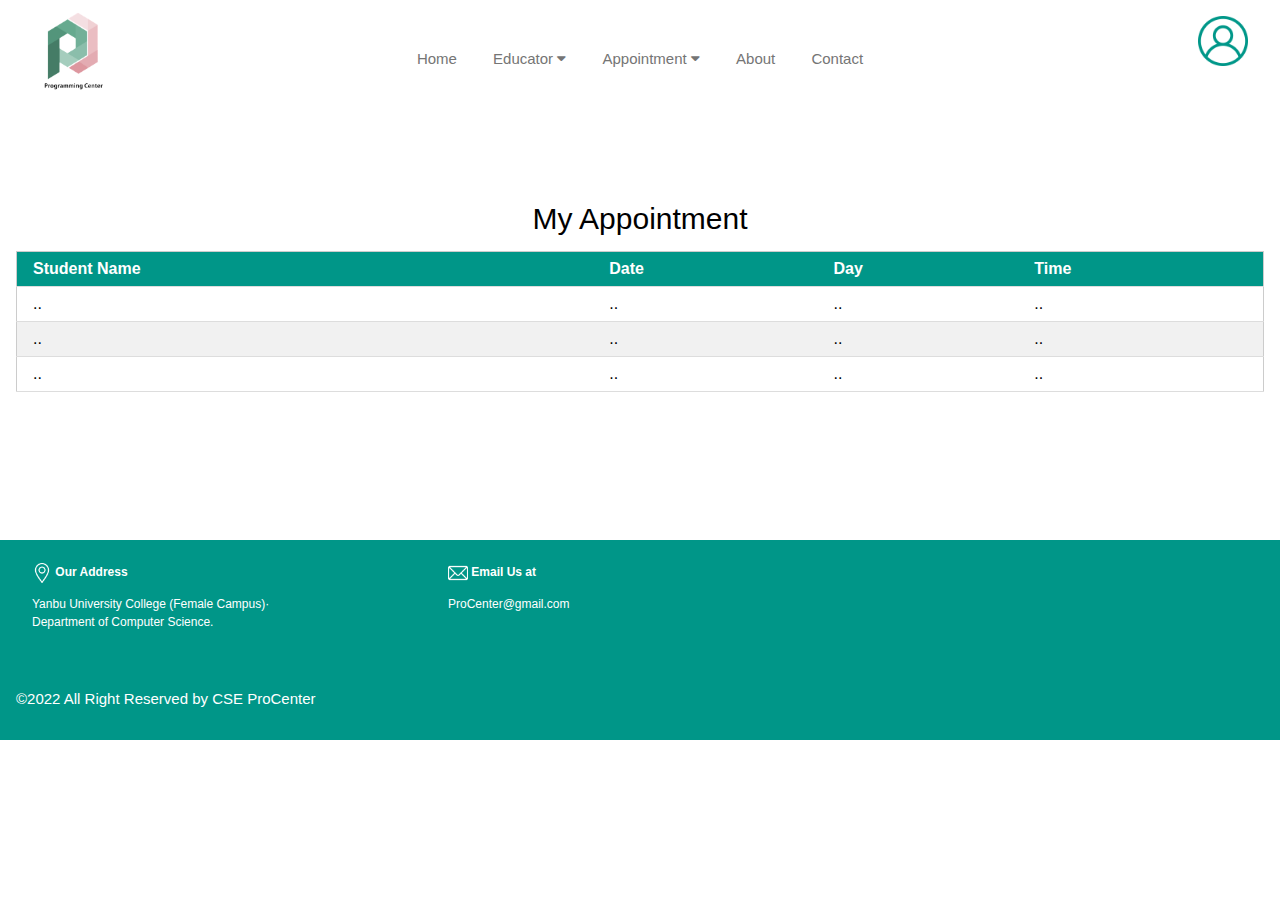
<file: ProCenter-CS382/educator-appointment.html>
<html>
  <head>
    <meta charset="UTF-8" />
    <meta http-equiv="X-UA-Compatible" content="IE=edge" />
    <meta name="viewport" content="width=device-width, initial-scale=1" />
    <title>Educator-My Appointment</title>
    <link rel="stylesheet" href="https://www.w3schools.com/w3css/4/w3.css">
    <link rel="stylesheet" href="https://cdnjs.cloudflare.com/ajax/libs/font-awesome/4.7.0/css/font-awesome.min.css">
    <link rel="stylesheet" href="style.css">  
    <script src="https://ajax.googleapis.com/ajax/libs/jquery/3.5.1/jquery.min.js"></script>
    <script>
      function addRow(){
          var id = $("#addSTDid").val();
          var name = $("#addSTDname").val();
          var time = $("#addtime").val();
          var dynamicROW = "<tr><td>"+id+"</td>"+"<td>"+name+"</td>"+"<td>"+time
            +"<td><button onclick='addRow()'>Add new row</button></td>"
            +"<td><button onclick='deleteRow()'>Delete</button></td>"
          $("#tbData tbody").append(dynamicROW);
      }
      function deleteRow(){
        $('#tbData').find('tr:eq(3)').remove();
        }
    </script>

</head>
<body>
    <!-- ----------------------------------------------------header part------------------------------------------------------ -->
    <header class="w3-container">
      <a href="index.html" class="w3-bar-item w3-button w3-left"
        ><img src="images/ProCenter-logo.png" class="logo" alt="ProCenter logo"
      /></a>

      <div class="w3-dropdown-hover w3-mobile w3-right">
        <button class="w3-button w3-padding-16 ">
          <img src="images/profile.png" alt="profile logo" class="icons" />
        </button>
        <div class="w3-dropdown-content w3-bar-block  w3-teal progile-right">
          <a
            href="profile.html"
            class="w3-bar-item w3-button w3-mobile  w3-hover-light-grey w3-hover-text-pink"
            ><i class="fa fa-edit w3-margin-right Edit-out-logo-size" ></i>Edit Profile</a
          >
          <a
            href="login.html"
            class="w3-bar-item w3-button  w3-mobile w3-hover-light-grey w3-hover-text-pink"
            ><i class="fa fa-sign-out w3-margin-right Edit-out-logo-size" ></i>Log out</a
          >
        </div>
      </div>
      <nav class="w3-navbar w3-text-grey w3-display-topmiddle w3-margin-top">
        <a
          href="index.html"
          class="w3-bar-item w3-button w3-hover-none w3-hover-text-pink w3-mobile"
          >Home</a
        >
        <div class="w3-dropdown-hover w3-mobile">
          <button
            class="w3-button w3-hover-none w3-hover-text-pink w3-padding-16"
          >
            Educator <i class="fa fa-caret-down"></i>
          </button>
          <div class="w3-dropdown-content w3-bar-block w3-teal">
            <a
              href="find-educator.html"
              class="w3-bar-item w3-button w3-mobile w3-hover-light-grey w3-hover-text-pink"
              >Find an Educator</a
            >
            <a
              href="be-educator.html"
              class="w3-bar-item w3-button w3-mobile w3-hover-light-grey w3-hover-text-pink"
              >Be an Educator</a
            >
          </div>
        </div>
        <div class="w3-dropdown-hover w3-mobile">
          <button class="w3-button w3-hover-text-pink  w3-hover-none w3-padding-16">
            Appointment <i class="fa fa-caret-down"></i>
          </button>
          <div class="w3-dropdown-content w3-bar-block w3-teal">
            <a
              href="educator-appointment.html"
              class="w3-bar-item w3-button w3-mobile w3-hover-light-grey w3-hover-text-pink"
              >My Appointment</a
            >
            <a
              href="educator-schedule.html"
              class="w3-bar-item w3-button w3-mobile w3-hover-light-grey w3-hover-text-pink"
              >My Schedual</a
            >
            <a
            href="educator-materials.html"
            class="w3-bar-item w3-button w3-mobile w3-hover-light-grey w3-hover-text-pink"
            >My Materials</a
          >
          </div>
        </div>

        <a
          href="about.html"
          class="w3-bar-item w3-button w3-hover-white w3-hover-text-pink w3-padding-32"
          >About</a
        >
        <a
          href="contact.html"
          class="w3-bar-item w3-button w3-hover-white w3-hover-text-pink w3-padding-32"
          >Contact</a
        >
      </nav>
    </header>

 <!-- ---------------------------------------------- End of header part------------------------------------------------------ -->
 <!-- ---------------------------------------------- Appointment part------------------------------------------------------ -->
<div class="w3-panel w3-padding-64">
  <h2>My Appointment</h2>
  <div class="w3-responsive">
  <table class="w3-table-all">
    <thead>
      <tr class="w3-teal">
        <th>Student Name</th>
        <th>Date</th>
        <th>Day</th>
        <th>Time</th>
      </tr>
    </thead>
    <tr>
      <td>..</td>
      <td>..</td>
      <td>..</td>
      <td>..</td>
    </tr>
    <tr>
      <td>..</td>
      <td>..</td>
      <td>..</td>
      <td>..</td>
    </tr> 
    <tr>
      <td>..</td>
      <td>..</td>
      <td>..</td>
      <td>..</td>
      </tr>
      
  </table>
</div>
</div>
<br>

<br><br>
 <!-- ----------------------------------------------End of Appointment part------------------------------------------------------ -->

    <!--  ------------------------------------------------ footer part part------------------------------------------------------ -->
    <footer class="w3-teal ">
      <div class="w3-container">
        <br />
        <div class="w3-third w3-container w3-mobile w3-small">
          <img
            src="images/location.png"
            alt="location logo"
            class="social-icons"
          />
          <b>Our Address</b>
          <p>
            Yanbu University College (Female Campus)·<br />
            Department of Computer Science.
          </p>
        </div>
        <div class="w3-third w3-container w3-mobile w3-small">
          <img
            src="images/email.png"
            alt="location logo"
            class="social-icons"
          />
          <b>Email Us at</b>
          <p>ProCenter@gmail.com</p>
        </div>

        
      </div><br /><br />
      <div class="w3-display-bottom w3-container">
        <span>&#169;</span>2022 All Right Reserved by CSE ProCenter
      </div>
    </footer>
    <!--  ---------------------------------------------- End of footer part part------------------------------------------------------ -->
</body>
</html>
</file>
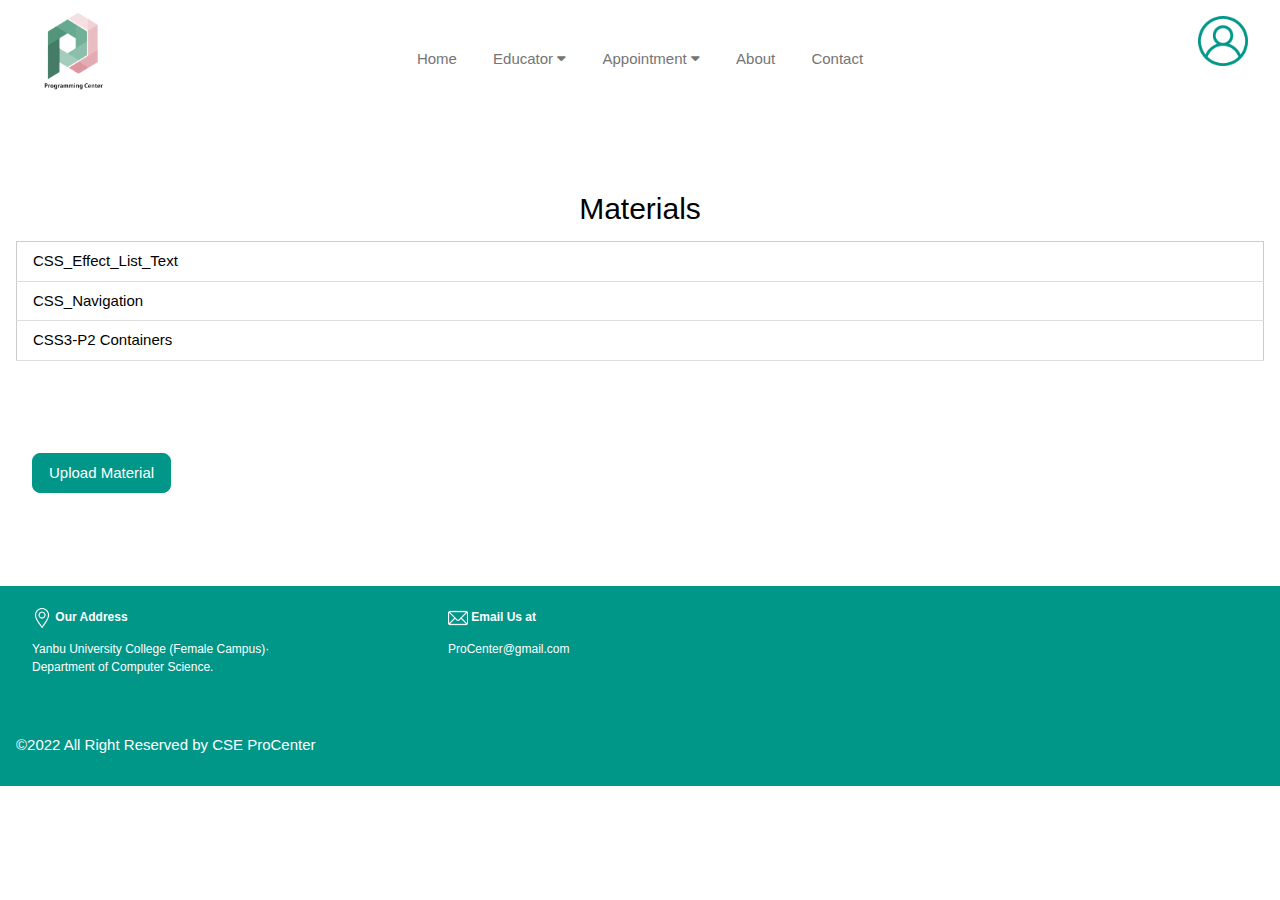
<file: ProCenter-CS382/educator-materials.html>
<!DOCTYPE html>
<html>
<title>Educator-My materials</title>
<meta name="viewport" content="width=device-width, initial-scale=1">
<link rel="stylesheet" href="https://www.w3schools.com/w3css/4/w3.css">
<link rel="stylesheet" href="https://cdnjs.cloudflare.com/ajax/libs/font-awesome/4.7.0/css/font-awesome.min.css">
<link rel="stylesheet" href="style.css">

<body>
<!-- ----------------------------------------------------header part------------------------------------------------------ -->
<header class="w3-container">
  <a href="index.html" class="w3-bar-item w3-button w3-left"
    ><img src="images/ProCenter-logo.png" class="logo" alt="ProCenter logo"
  /></a>

  <div class="w3-dropdown-hover w3-mobile w3-right">
    <button class="w3-button w3-padding-16 ">
      <img src="images/profile.png" alt="profile logo" class="icons" />
    </button>
    <div class="w3-dropdown-content w3-bar-block  w3-teal progile-right">
      <a
        href="profile.html"
        class="w3-bar-item w3-button w3-mobile  w3-hover-light-grey w3-hover-text-pink"
        ><i class="fa fa-edit w3-margin-right Edit-out-logo-size" ></i>Edit Profile</a
      >
      <a
        href="login.html"
        class="w3-bar-item w3-button  w3-mobile w3-hover-light-grey w3-hover-text-pink"
        ><i class="fa fa-sign-out w3-margin-right Edit-out-logo-size" ></i>Log out</a
      >
    </div>
  </div>
  <nav class="w3-navbar w3-text-grey w3-display-topmiddle w3-margin-top">
    <a
      href="index.html"
      class="w3-bar-item w3-button w3-hover-none w3-hover-text-pink w3-mobile"
      >Home</a
    >
    <div class="w3-dropdown-hover w3-mobile">
      <button
        class="w3-button w3-hover-none w3-hover-text-pink w3-padding-16"
      >
        Educator <i class="fa fa-caret-down"></i>
      </button>
      <div class="w3-dropdown-content w3-bar-block w3-teal">
        <a
          href="find-educator.html"
          class="w3-bar-item w3-button w3-mobile w3-hover-light-grey w3-hover-text-pink"
          >Find an Educator</a
        >
        <a
          href="be-educator.html"
          class="w3-bar-item w3-button w3-mobile w3-hover-light-grey w3-hover-text-pink"
          >Be an Educator</a
        >
      </div>
    </div>
    <div class="w3-dropdown-hover  w3-mobile">
      <button class="w3-button w3-hover-text-pink w3-hover-none w3-padding-16">
        Appointment <i class="fa fa-caret-down"></i>
      </button>
      <div class="w3-dropdown-content w3-bar-block w3-teal">
        <a
          href="educator-appointment.html"
          class="w3-bar-item w3-button w3-mobile w3-hover-light-grey w3-hover-text-pink"
          >My Appointment</a
        >
        <a
          href="educator-schedule.html"
          class="w3-bar-item w3-button w3-mobile w3-hover-light-grey w3-hover-text-pink"
          >My Schedual</a
        >
        <a
        href="educator-materials.html"
        class="w3-bar-item w3-button w3-mobile w3-hover-light-grey w3-hover-text-pink"
        >My Materials</a
      >
      </div>
    </div>

    <a
      href="about.html"
      class="w3-bar-item w3-button w3-hover-white w3-hover-text-pink w3-padding-32"
      >About</a
    >
    <a
      href="contact.html"
      class="w3-bar-item w3-button w3-hover-white w3-hover-text-pink w3-padding-32"
      >Contact</a
    >
  </nav>
</header>

 <!-- ---------------------------------------------- End of header part------------------------------------------------------ -->
 <!-- ---------------------------------------------- Materials part------------------------------------------------------ -->

<div class="w3-container margin-top ">
  <h2> Materials </h2>
  <table class="w3-table w3-border w3-bordered w3-hoverable">
    <tr>
      <td>CSS_Effect_List_Text</td>
    </tr>
    <tr>
      <td>CSS_Navigation</td>
    </tr>
    <tr>
      <td>CSS3-P2 Containers</td>
    </tr>
  </table>
<br><br>
<div class="w3-container w3-padding-32">
  <p>
  <button class="w3-button w3-teal w3-border w3-border-teal w3-round-large w3-hover-white ">Upload Material</button>
  </p>
</div>
<br><br>
</div>

  
  
 <!-- ----------------------------------------------End of Materials part------------------------------------------------------ -->
     <!--  ------------------------------------------------ footer part part------------------------------------------------------ -->
     <footer class="w3-teal">
      <div class="w3-container">
        <br />
        <div class="w3-third w3-container w3-mobile w3-small">
          <img
            src="images/location.png"
            alt="location logo"
            class="social-icons"
          />
          <b>Our Address</b>
          <p>
            Yanbu University College (Female Campus)·<br />
            Department of Computer Science.
          </p>
        </div>
        <div class="w3-third w3-container w3-mobile w3-small">
          <img
            src="images/email.png"
            alt="location logo"
            class="social-icons"
          />
          <b>Email Us at</b>
          <p>ProCenter@gmail.com</p>
        </div>

        
      </div><br /><br />
      <div class="w3-display-bottom w3-container">
        <span>&#169;</span>2022 All Right Reserved by CSE ProCenter
      </div>
    </footer>
    <!--  ---------------------------------------------- End of footer part part------------------------------------------------------ -->
</body>
</html>
</file>
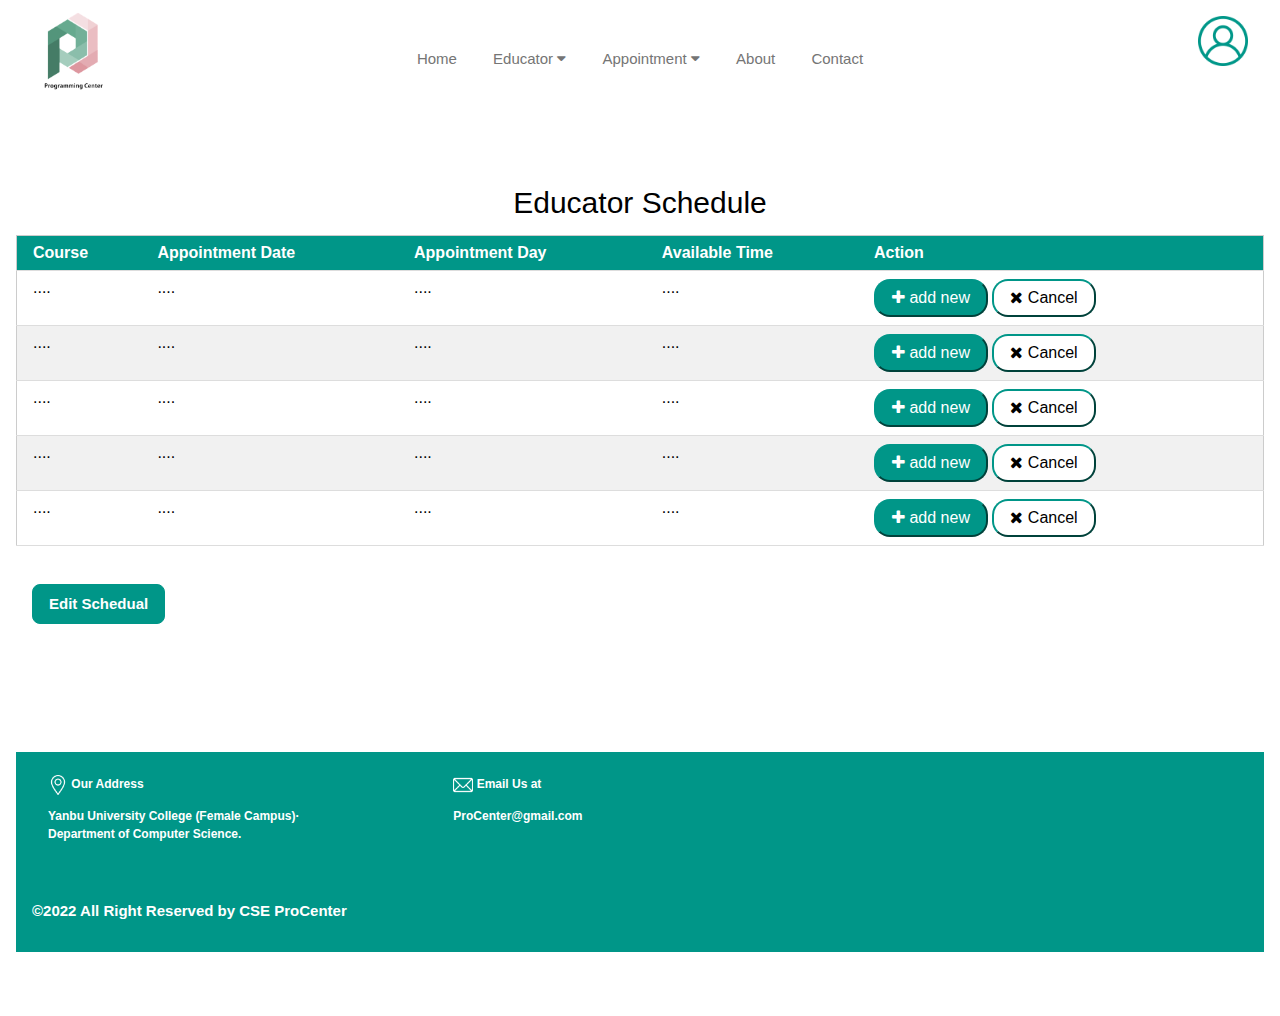
<file: ProCenter-CS382/educator-schedule.html>
<html>
  <head>
<title>Educator Schedule</title>
<meta name="viewport" content="width=device-width, initial-scale=1">
<link rel="stylesheet" href="https://www.w3schools.com/w3css/4/w3.css">
<link rel="stylesheet" href="https://cdnjs.cloudflare.com/ajax/libs/font-awesome/4.7.0/css/font-awesome.min.css">
<link rel="stylesheet" href="style.css">

<script src="https://ajax.googleapis.com/ajax/libs/jquery/3.5.1/jquery.min.js"></script>
<script>
  function addRow(){
      var id = $("#addSTDid").val();
      var name = $("#addSTDname").val();
      var time = $("#addtime").val();
      var dynamicROW = "<tr><td>"+id+"</td>"+"<td>"+name+"</td>"+"<td>"+time
        +"<td><button  onclick='addRow()' class='w3-teal w3-border-teal w3-round-xlarge w3-padding'>Add new Appointment</button></td>"
        +"<td><button onclick='deleteRow()'>Delete</button></td>"
      $("#tbData tbody").append(dynamicROW);
  }
  function deleteRow(){
    $('#tbData').find('tr:eq(3)').remove();
    }
</script>

</head>
<body>

 <!-- ----------------------------------------------------header part------------------------------------------------------ -->
 <header class="w3-container">
  <a href="index.html" class="w3-bar-item w3-button w3-left"
    ><img src="images/ProCenter-logo.png" class="logo" alt="ProCenter logo"
  /></a>

  <div class="w3-dropdown-hover w3-mobile w3-right">
    <button class="w3-button w3-padding-16 ">
      <img src="images/profile.png" alt="profile logo" class="icons" />
    </button>
    <div class="w3-dropdown-content w3-bar-block  w3-teal progile-right">
      <a
        href="profile.html"
        class="w3-bar-item w3-button w3-mobile  w3-hover-light-grey w3-hover-text-pink"
        ><i class="fa fa-edit w3-margin-right Edit-out-logo-size" ></i>Edit Profile</a
      >
      <a
        href="login.html"
        class="w3-bar-item w3-button  w3-mobile w3-hover-light-grey w3-hover-text-pink"
        ><i class="fa fa-sign-out w3-margin-right Edit-out-logo-size" ></i>Log out</a
      >
    </div>
  </div>
  <nav class="w3-navbar w3-text-grey w3-display-topmiddle w3-margin-top">
    <a
      href="index.html"
      class="w3-bar-item w3-button w3-hover-none w3-hover-text-pink w3-mobile"
      >Home</a
    >
    <div class="w3-dropdown-hover w3-mobile">
      <button
        class="w3-button w3-hover-none w3-hover-text-pink w3-padding-16"
      >
        Educator <i class="fa fa-caret-down"></i>
      </button>
      <div class="w3-dropdown-content w3-bar-block w3-teal">
        <a
          href="find-educator.html"
          class="w3-bar-item w3-button w3-mobile w3-hover-light-grey w3-hover-text-pink"
          >Find an Educator</a
        >
        <a
          href="be-educator.html"
          class="w3-bar-item w3-button w3-mobile w3-hover-light-grey w3-hover-text-pink"
          >Be an Educator</a
        >
      </div>
    </div>
    <div class="w3-dropdown-hover w3-mobile">
      <button class="w3-button w3-hover-text-pink w3-hover-none w3-padding-16">
        Appointment <i class="fa fa-caret-down"></i>
      </button>
      <div class="w3-dropdown-content w3-bar-block w3-teal">
        <a
          href="educator-appointment.html"
          class="w3-bar-item w3-button w3-mobile w3-hover-light-grey w3-hover-text-pink"
          >My Appointment</a
        >
        <a
          href="educator-schedule.html"
          class="w3-bar-item w3-button w3-mobile w3-hover-light-grey w3-hover-text-pink"
          >My Schedual</a
        >
        <a
        href="educator-materials.html"
        class="w3-bar-item w3-button w3-mobile w3-hover-light-grey w3-hover-text-pink"
        >My Materials</a
      >
      </div>
    </div>

    <a
      href="about.html"
      class="w3-bar-item w3-button w3-hover-white w3-hover-text-pink w3-padding-32"
      >About</a
    >
    <a
      href="contact.html"
      class="w3-bar-item w3-button w3-hover-white w3-hover-text-pink w3-padding-32"
      >Contact</a
    >
  </nav>
</header>

 <!-- ---------------------------------------------- End of header part------------------------------------------------------ -->
 
<!-- ---------------------------------------------- Educator Schedule part------------------------------------------------------ -->

 <b>
<div class="w3-container w3-padding-64 ">
  <h2>Educator Schedule</h2>
  <div class="w3-responsive w3-center">
  <table class="w3-table-all ">
    <thead>
      <tr class="w3-teal ">
        <th>Course</th>
        <th>Appointment Date</th>
        <th>Appointment Day</th>
        <th>Available Time</th>
        <th>Action</th>
      </tr>
    </thead>
    <tr>
      <td>....</td>
      <td>....</td>
      <td>....</td>
      <td>....</td>
      <td> <button 
        class="w3-teal w3-border-teal w3-round-xlarge w3-padding"
        ><i class="fa fa-plus  Edit-out-logo-size" ></i> add new</button>
        <button 
        class="w3-white w3-border-teal w3-round-xlarge w3-padding"
        ><i class="fa fa-close  Edit-out-logo-size" ></i> Cancel</button>
      </td>
    </tr>
    <tr>
      <td>....</td>
      <td>....</td>
      <td>....</td>
      <td>....</td>
      <td> <button 
        class="w3-teal w3-border-teal w3-round-xlarge w3-padding"
        ><i class="fa fa-plus  Edit-out-logo-size" ></i> add new</button>
        <button 
        class="w3-white w3-border-teal w3-round-xlarge w3-padding"
        ><i class="fa fa-close  Edit-out-logo-size" ></i> Cancel</button>
      </td>
    </tr>
    <tr>
      <td>....</td>
      <td>....</td>
      <td>....</td>
      <td>....</td>
      <td> <button 
        class="w3-teal w3-border-teal w3-round-xlarge w3-padding"
        ><i class="fa fa-plus  Edit-out-logo-size" ></i> add new</button>
        <button 
        class="w3-white w3-border-teal w3-round-xlarge w3-padding"
        ><i class="fa fa-close  Edit-out-logo-size" ></i> Cancel</button>
      </td>
    </tr>
    <tr>
      <td>....</td>
      <td>....</td>
      <td>....</td>
      <td>....</td>
      <td> <button 
        class="w3-teal w3-border-teal w3-round-xlarge w3-padding"
        ><i class="fa fa-plus  Edit-out-logo-size" ></i> add new</button>
        <button 
        class="w3-white w3-border-teal w3-round-xlarge w3-padding"
        ><i class="fa fa-close  Edit-out-logo-size" ></i> Cancel</button>
      </td>
    </tr>
    <tr>
      <td>....</td>
      <td>....</td>
      <td>....</td>
      <td>....</td>
      <td> <button 
        class="w3-teal w3-border-teal w3-round-xlarge w3-padding"
        ><i class="fa fa-plus  Edit-out-logo-size" ></i> add new</button>
        <button 
        class="w3-white w3-border-teal w3-round-xlarge w3-padding"
        ><i class="fa fa-close  Edit-out-logo-size" ></i> Cancel</button>
      </td>
    </tr>
  </table>
</div>
<br>
<div class="w3-container">
  <p>
  <button class="w3-button w3-teal w3-border w3-border-teal w3-round-large w3-hover-white"> Edit Schedual</button>
  </p>
</div>
  <!-- ---------------------------------------------- End of Educator Schedule part------------------------------------------------------ -->
<br><br><br><br><br>
    <!--  ------------------------------------------------ footer part part------------------------------------------------------ -->
    <footer class="w3-teal">
      <div class="w3-container">
        <br />
        <div class="w3-third w3-container w3-mobile w3-small">
          <img
            src="images/location.png"
            alt="location logo"
            class="social-icons"
          />
          <b>Our Address</b>
          <p>
            Yanbu University College (Female Campus)·<br />
            Department of Computer Science.
          </p>
        </div>
        <div class="w3-third w3-container w3-mobile w3-small">
          <img
            src="images/email.png"
            alt="location logo"
            class="social-icons"
          />
          <b>Email Us at</b>
          <p>ProCenter@gmail.com</p>
        </div>

        
      </div><br /><br />
      <div class="w3-display-bottom w3-container">
        <span>&#169;</span>2022 All Right Reserved by CSE ProCenter
      </div>
    </footer>
    <!--  ---------------------------------------------- End of footer part part------------------------------------------------------ -->
</body>
</html>
</file>
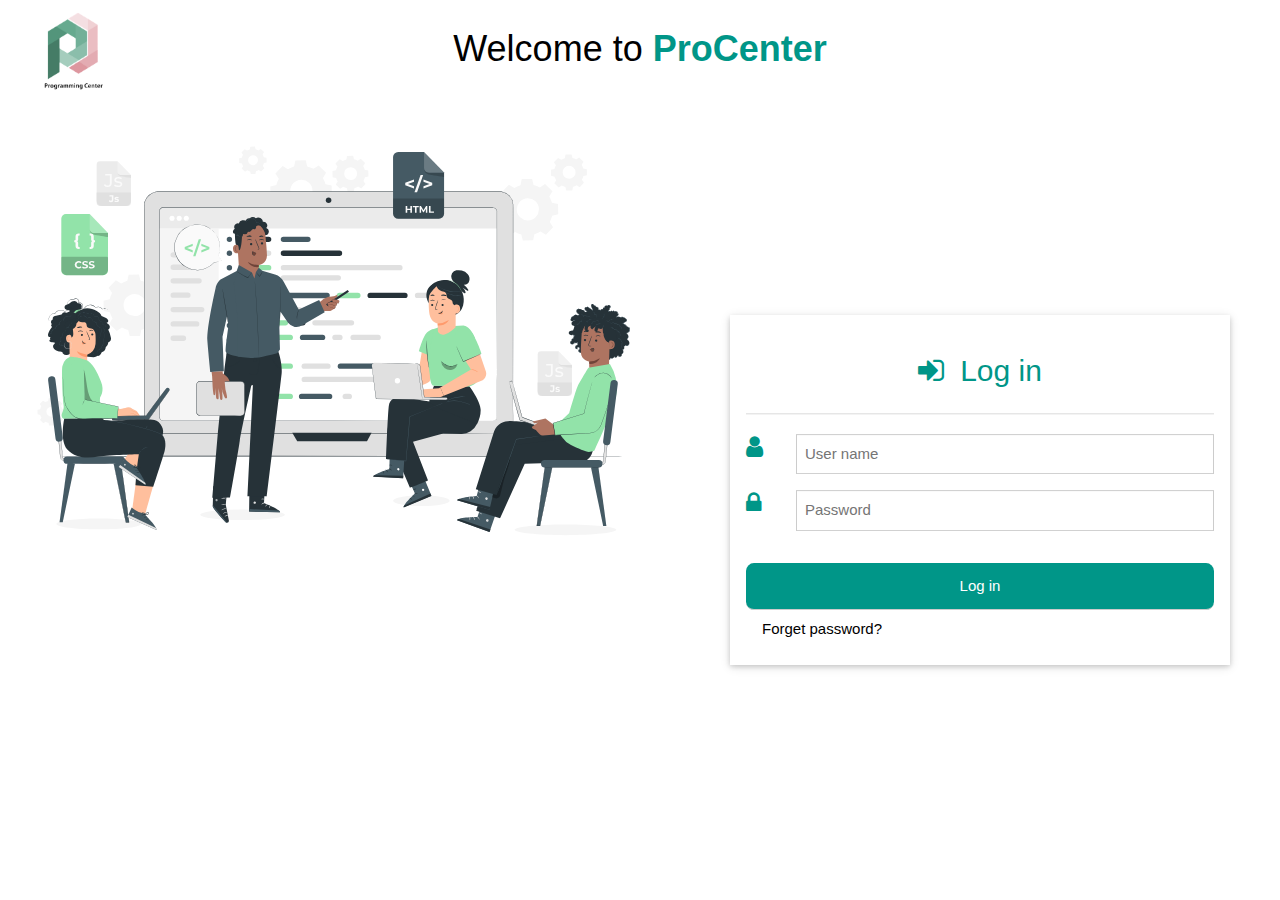
<file: ProCenter-CS382/login.html>
<!DOCTYPE html>
<html lang="en">
<head>
    <meta charset="UTF-8">
    <meta http-equiv="X-UA-Compatible" content="IE=edge">
    <meta name="viewport" content="width=device-width, initial-scale=1.0">
    <link rel="stylesheet" href="https://www.w3schools.com/w3css/4/w3.css">
    <link rel="stylesheet" href="style.css">
    <link rel="stylesheet" href="https://cdnjs.cloudflare.com/ajax/libs/font-awesome/4.7.0/css/font-awesome.min.css">
    <title>Log in</title>
</head>
<body>
<!-- logo of the website  -->
<div class="w3-container">
    <a href="login.html" class="w3-bar-item w3-button w3-hover-none w3-left">
      <img src="images/ProCenter-logo.png" class="logo" alt="ProCenter logo"/>
  </a>

  </div>
<!-- end of the website -->


<!------------------------------------------------Start log in form--------------------------------------------->

<div class="w3-container w3-display-topmiddle w3-padding-large" > <h1>
  Welcome to <b class="w3-text-teal">ProCenter</b> 
</h1></div>
<div class="w3-row">
  <div class="w3-col " >
    <form action="#" class=" w3-container w3-card-2 width-login w3-half w3-display-right  ">
    <br>
    <div>
      <h2 class="w3-center w3-text-teal "><i class="fa fa-sign-in w3-margin-right Edit-out-logo-size " ></i>Log in</h2>
    </div>
       <hr class="w3-gray ">
      <div class="w3-row w3-section">
        <div class="w3-col logo-width" ><i class="fa fa-user w3-xlarge w3-text-teal" ></i></div>
          <div class="w3-rest">
            <input class="w3-input w3-border" name="id_login" type="text" placeholder="User name">
          </div>
      </div>
      <div class="w3-row w3-section">
          <div class="w3-col logo-width" ><i class="w3-xlarge fa fa-lock w3-text-teal"></i></div>
            <div class="w3-rest">
              <input class="w3-input w3-border " name="password" type="text" placeholder="Password">
            </div>
        </div>      
      <div class=" w3-padding-16"> 
        <input class=" w3-center w3-round-large w3-padding-large w3-teal w3-input w3-hover-shadow" type="submit" value="Log in">
        <a href="#" class="w3-button w3-hover-none ">Forget password?</a>
      </div>
      </form>

    <!-- -------------------image part------------------- -->
  </div>
  <div class="w3-rest">
    <div class=" w3-half w3-margin ">
      <img src="/images/ProCenter login.svg"  alt="ProCenter image" >
     </div>
  </div>
</div>
    <!-- -------------------end of image part------------------- -->


<!------------------------------------------------end of log in form---------------------------------------------> 
</body>
</html>
</file>
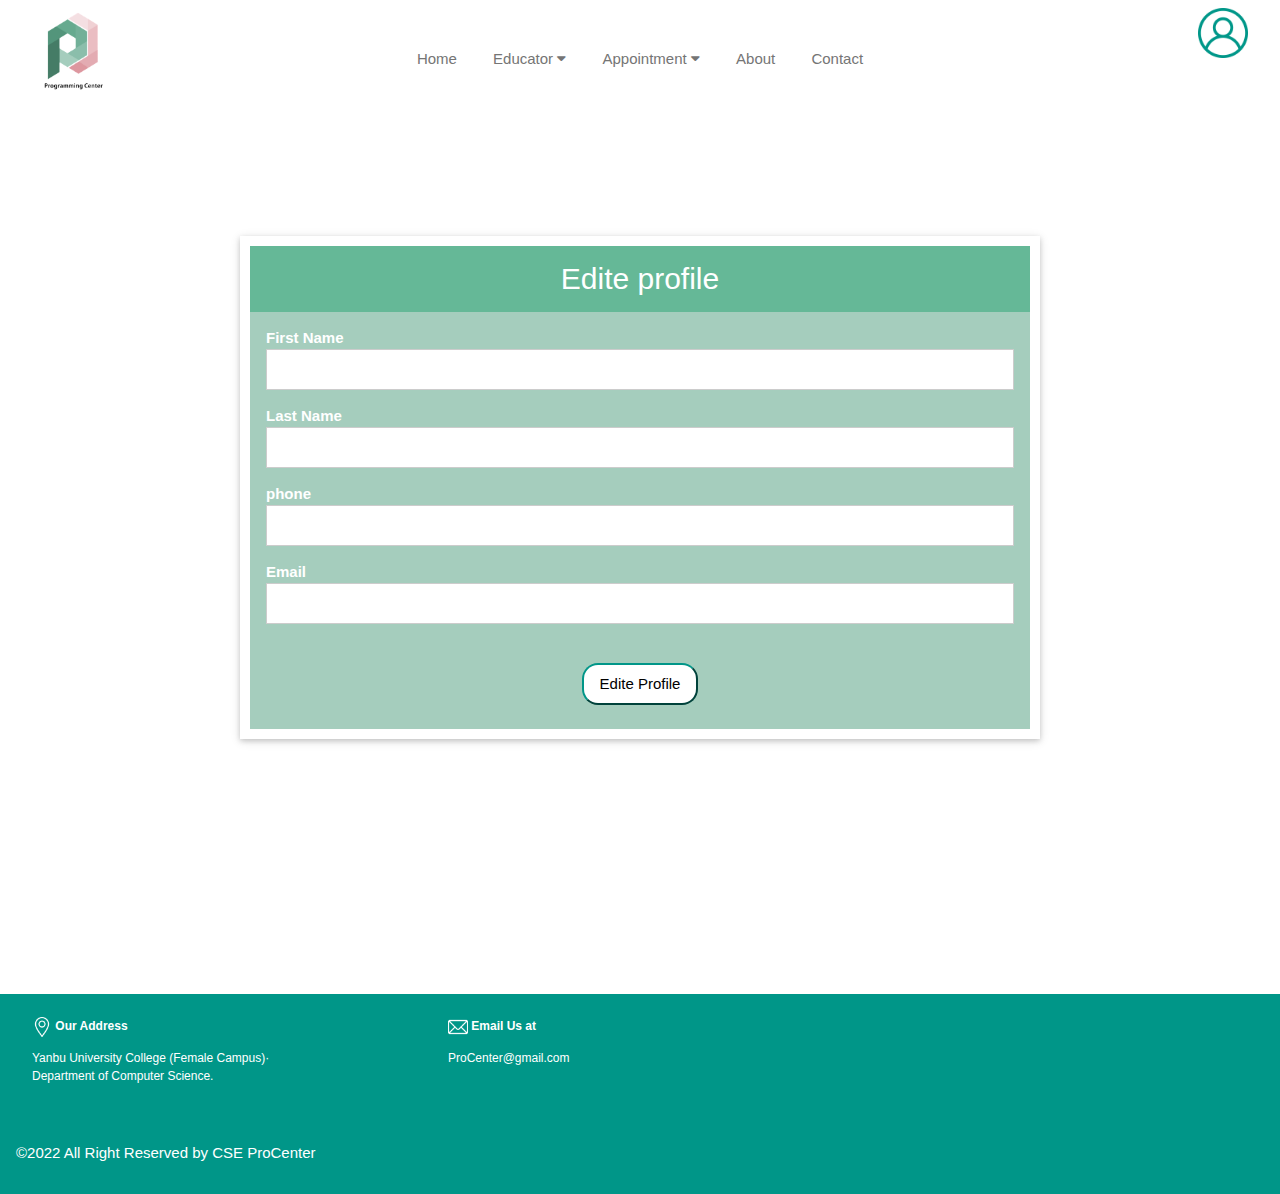
<file: ProCenter-CS382/profile.html>
<!DOCTYPE html>
<html lang="en">
  <head>
    <meta charset="UTF-8" />
    <meta http-equiv="X-UA-Compatible" content="IE=edge" />
    <meta name="viewport" content="width=device-width, initial-scale=1.0" />
    <link rel="stylesheet" href="https://www.w3schools.com/w3css/4/w3.css" />
    <link rel="stylesheet" href="style.css" />
    <link
      rel="stylesheet"
      href="https://cdnjs.cloudflare.com/ajax/libs/font-awesome/4.7.0/css/font-awesome.min.css"
    />
    <title>Edite profile</title>
  </head>
  <div>
    <!-- ----------------------------------------------------header part------------------------------------------------------ -->
    <header class="w3-container">
      <a href="index.html" class="w3-bar-item w3-button w3-left"
        ><img src="images/ProCenter-logo.png" class="logo" alt="ProCenter logo"
      /></a>

      <div class="w3-dropdown-hover w3-mobile w3-right ">
        <button class="w3-button  w3-hover-none ">
          <img src="images/profile.png" alt="profile logo" class="icons" />
        </button>
        <div class="w3-dropdown-content  w3-bar-block  w3-teal progile-right ">
          <a
            href="profile.html"
            class="w3-bar-item w3-button w3-mobile  w3-hover-light-grey w3-hover-text-pink">
            <i class="fa fa-edit w3-margin-right Edit-out-logo-size" ></i>Edit Profile</a
          >
    
          <a
            href="login.html"
            class="w3-bar-item w3-button  w3-mobile w3-hover-light-grey w3-hover-text-pink"
            ><i class="fa fa-sign-out w3-margin-right Edit-out-logo-size" ></i>Log out</a
          >
        </div>
      </div>
      <nav class="w3-navbar w3-text-grey w3-display-topmiddle w3-margin-top">
        <a
          href="index.html"
          class="w3-bar-item w3-button w3-hover-none w3-hover-text-pink w3-mobile"
          >Home</a
        >
        <div class="w3-dropdown-hover w3-mobile">
          <button
            class="w3-button w3-hover-none w3-hover-text-pink w3-padding-16"
          >
            Educator <i class="fa fa-caret-down"></i>
          </button>
          <div class="w3-dropdown-content w3-bar-block w3-teal">
            <a
              href="find-educator.html"
              class="w3-bar-item w3-button w3-mobile w3-hover-light-grey w3-hover-text-pink"
              >Find an Educator</a
            >
            <a
              href="be-educator.html"
              class="w3-bar-item w3-button w3-mobile w3-hover-light-grey w3-hover-text-pink"
              >Be an Educator</a
            >
          </div>
        </div>
        <div class="w3-dropdown-hover w3-mobile">
          <button class="w3-button w3-hover-text-pink w3-hover-none w3-padding-16">
            Appointment <i class="fa fa-caret-down"></i>
          </button>
          <div class="w3-dropdown-content w3-bar-block w3-teal">
            <a
              href="educator-appointment.html"
              class="w3-bar-item w3-button w3-mobile w3-hover-light-grey w3-hover-text-pink"
              >My Appointment</a
            >
            <a
              href="educator-schedule.html"
              class="w3-bar-item w3-button w3-mobile w3-hover-light-grey w3-hover-text-pink"
              >My Schedual</a
            >
            <a
            href="educator-materials.html"
            class="w3-bar-item w3-button w3-mobile w3-hover-light-grey w3-hover-text-pink"
            >My Materials</a
          >
          </div>
        </div>

        <a
          href="about.html"
          class="w3-bar-item w3-button w3-hover-white w3-hover-text-pink w3-padding-32"
          >About</a
        >
        <a
          href="contact.html"
          class="w3-bar-item w3-button w3-hover-white w3-hover-text-pink w3-padding-32"
          >Contact</a
        >
      </nav>
    </header>
    <!-- ---------------------------------------------- End of header part------------------------------------------------------ -->
    <div class="center" >
        <div class=" box " >
          <!-- <div class="w3-padding-large " style="border: 1px solid black;"> -->
            <div >
               <div class="w3-card-2 margin center">
                  <div class="w3-container dark-green-background w3-center w3-text-white">
                    <h2>Edite profile</h2>
                  </div>
                <form action="#" class="w3-container light-green-background" >
                 <p>
                   <label class="w3-text-white"><b>First Name</b></label>
                   <input class="w3-input w3-border" name="first" type="text" />
                 </p>
                 <p>
                 <label class="w3-text-white"><b>Last Name</b></label>
                <input class="w3-input w3-border" name="last" type="text" />
                </p>
                <p>
               <label class="w3-text-white"><b>phone</b></label>
               <input class="w3-input w3-border" name="phone" type="text" />
                 </p>
                <p>
                <label class="w3-text-white"><b>Email</b></label>
                <input class="w3-input w3-border" name="email" type="text" />
                </p>

                <div class="w3-center w3-padding-24">
                    <input
                    class=" w3-white w3-border-teal w3-round-xlarge w3-padding"
                      type="submit"
                     value="Edite Profile"
                 />
              </div>
             </form>
            </div>
       </div>
  </div></div>
    <!--  ------------------------------------------------ footrt part part------------------------------------------------------ -->
   <br><br>
     <footer class="w3-teal">
      <div class="w3-container">
        <br />
        <div class="w3-third w3-container w3-mobile w3-small">
          <img
            src="images/location.png"
            alt="location logo"
            class="social-icons"
          />
          <b>Our Address</b>
          <p>
            Yanbu University College (Female Campus)·<br />
            Department of Computer Science.
          </p>
        </div>
        <div class="w3-third w3-container w3-mobile w3-small">
          <img
            src="images/email.png"
            alt="location logo"
            class="social-icons"
          />
          <b>Email Us at</b>
          <p>ProCenter@gmail.com</p>
        </div>
        
      </div><br /><br />
      <div class="w3-display-bottom w3-container">
        <span>&#169;</span>2022 All Right Reserved by CSE ProCenter
      </div>
    </footer> 
    <!--  ---------------------------------------------- End of footrt part part------------------------------------------------------ -->
  </body>
</html>
</file>
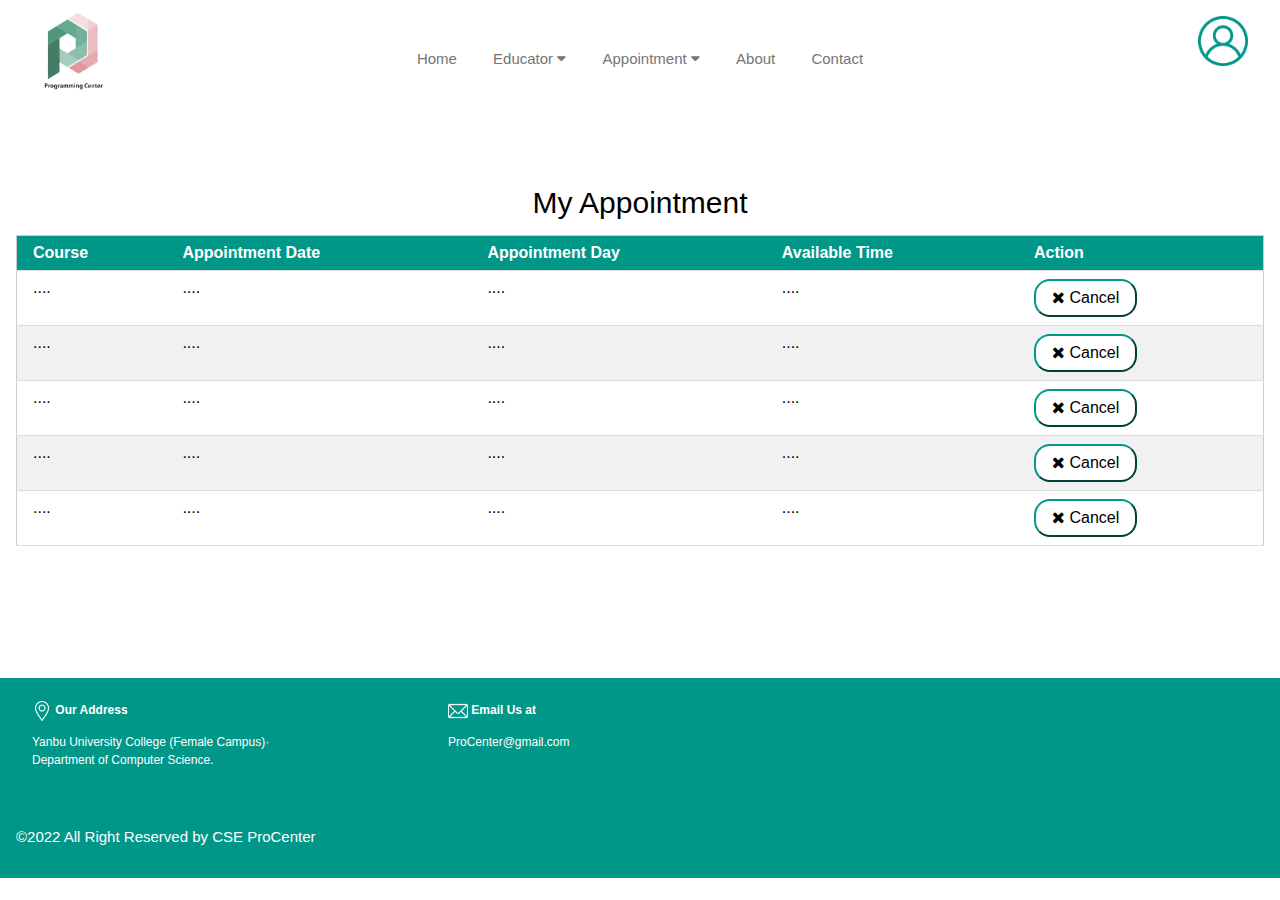
<file: ProCenter-CS382/student-appointment.html>
<html>
<title>Student-My Appointment</title>
<meta name="viewport" content="width=device-width, initial-scale=1">
<link rel="stylesheet" href="https://www.w3schools.com/w3css/4/w3.css">
<link rel="stylesheet" href="style.css">
<link rel="stylesheet" href="https://cdnjs.cloudflare.com/ajax/libs/font-awesome/4.7.0/css/font-awesome.min.css">
<body>

  <!-- ----------------------------------------------------header part------------------------------------------------------ -->
  <header class="w3-container">
    <a href="index.html" class="w3-bar-item w3-button w3-left"
      ><img src="images/ProCenter-logo.png" class="logo" alt="ProCenter logo"
    /></a>
  
    <div class="w3-dropdown-hover w3-mobile w3-right">
      <button class="w3-button w3-padding-16 ">
        <img src="images/profile.png" alt="profile logo" class="icons" />
      </button>
      <div class="w3-dropdown-content w3-bar-block  w3-teal progile-right">
        <a
          href="profile.html"
          class="w3-bar-item w3-button w3-mobile  w3-hover-light-grey w3-hover-text-pink"
          ><i class="fa fa-edit w3-margin-right Edit-out-logo-size" ></i>Edit Profile</a
        >
        <a
          href="login.html"
          class="w3-bar-item w3-button  w3-mobile w3-hover-light-grey w3-hover-text-pink"
          ><i class="fa fa-sign-out w3-margin-right Edit-out-logo-size" ></i>Log out</a
        >
      </div>
    </div>
    <nav class="w3-navbar w3-text-grey w3-display-topmiddle w3-margin-top">
      <a
        href="index.html"
        class="w3-bar-item w3-button w3-hover-none w3-hover-text-pink w3-mobile"
        >Home</a
      >
      <div class="w3-dropdown-hover w3-mobile">
        <button
          class="w3-button w3-hover-none w3-hover-text-pink w3-padding-16"
        >
          Educator <i class="fa fa-caret-down"></i>
        </button>
        <div class="w3-dropdown-content w3-bar-block w3-teal">
          <a
            href="find-educator.html"
            class="w3-bar-item w3-button w3-mobile w3-hover-light-grey w3-hover-text-pink"
            >Find an Educator</a
          >
          <a
            href="be-educator.html"
            class="w3-bar-item w3-button w3-mobile w3-hover-light-grey w3-hover-text-pink"
            >Be an Educator</a
          >
        </div>
      </div>
      <div class="w3-dropdown-hover w3-mobile">
        <button class="w3-button w3-hover-text-pink w3-hover-none w3-padding-16">
          Appointment <i class="fa fa-caret-down"></i>
        </button>
        <div class="w3-dropdown-content w3-bar-block w3-teal">
          <a
            href="educator-appointment.html"
            class="w3-bar-item w3-button w3-mobile w3-hover-light-grey w3-hover-text-pink"
            >My Appointment</a
          >
          <a
            href="educator-schedule.html"
            class="w3-bar-item w3-button w3-mobile w3-hover-light-grey w3-hover-text-pink"
            >My Schedual</a
          >
          <a
          href="educator-materials.html"
          class="w3-bar-item w3-button w3-mobile w3-hover-light-grey w3-hover-text-pink"
          >My Materials</a
        >
        </div>
      </div>
  
      <a
        href="about.html"
        class="w3-bar-item w3-button w3-hover-white w3-hover-text-pink w3-padding-32"
        >About</a
      >
      <a
        href="contact.html"
        class="w3-bar-item w3-button w3-hover-white w3-hover-text-pink w3-padding-32"
        >Contact</a
      >
    </nav>
  </header>

 <!-- ---------------------------------------------- End of header part------------------------------------------------------ -->
 <!-- ---------------------------------------------- Appointment part------------------------------------------------------ -->
<div class="w3-container w3-padding-64">
  <h2>My Appointment</h2>
  <div class="w3-responsive">
    <table class="w3-table-all ">
      <thead>
        <tr class="w3-teal ">
          <th>Course</th>
          <th>Appointment Date</th>
          <th>Appointment Day</th>
          <th>Available Time</th>
          <th>Action</th>
        </tr>
      </thead>
      <tr>
        <td>....</td>
        <td>....</td>
        <td>....</td>
        <td>....</td>
        <td>
          <button 
          class="w3-white w3-border-teal w3-round-xlarge w3-padding"
          ><i class="fa fa-close  Edit-out-logo-size" ></i> Cancel</button>
        </td>
      </tr>
      <tr>
        <td>....</td>
        <td>....</td>
        <td>....</td>
        <td>....</td>
        <td>
          <button 
          class="w3-white w3-border-teal w3-round-xlarge w3-padding"
          ><i class="fa fa-close  Edit-out-logo-size" ></i> Cancel</button>
        </td>
      </tr>
      <tr>
        <td>....</td>
        <td>....</td>
        <td>....</td>
        <td>....</td>
        <td>
          <button 
          class="w3-white w3-border-teal w3-round-xlarge w3-padding"
          ><i class="fa fa-close  Edit-out-logo-size" ></i> Cancel</button>
        </td>
      </tr>
      <tr>
        <td>....</td>
        <td>....</td>
        <td>....</td>
        <td>....</td>
        <td>
          <button 
          class="w3-white w3-border-teal w3-round-xlarge w3-padding"
          ><i class="fa fa-close  Edit-out-logo-size" ></i> Cancel</button>
        </td>
      </tr>
      <tr>
        <td>....</td>
        <td>....</td>
        <td>....</td>
        <td>....</td>
        <td>
          <button 
          class="w3-white w3-border-teal w3-round-xlarge w3-padding"
          ><i class="fa fa-close  Edit-out-logo-size" ></i> Cancel</button>
        </td>
      </tr>
    </table>
</div>
</div>
<br>
<!-- <div class="w3-container ">
  <p>
  <button class="w3-button w3-teal w3-border w3-border-teal w3-round-large w3-hover-white">Book an Appointment </button>
  </p>
</div> -->
<br><br>
 <!-- ----------------------------------------------End of Appointment part------------------------------------------------------ -->

    <!--  ------------------------------------------------ footer part part------------------------------------------------------ -->
    <footer class="w3-teal">
      <div class="w3-container">
        <br />
        <div class="w3-third w3-container w3-mobile w3-small">
          <img
            src="images/location.png"
            alt="location logo"
            class="social-icons"
          />
          <b>Our Address</b>
          <p>
            Yanbu University College (Female Campus)·<br />
            Department of Computer Science.
          </p>
        </div>
        <div class="w3-third w3-container w3-mobile w3-small">
          <img
            src="images/email.png"
            alt="location logo"
            class="social-icons"
          />
          <b>Email Us at</b>
          <p>ProCenter@gmail.com</p>
        </div>

        
      </div><br /><br />
      <div class="w3-display-bottom w3-container">
        <span>&#169;</span>2022 All Right Reserved by CSE ProCenter
      </div>
    </footer>
    <!--  ---------------------------------------------- End of footer part part------------------------------------------------------ -->
</body>
</html>
</file>
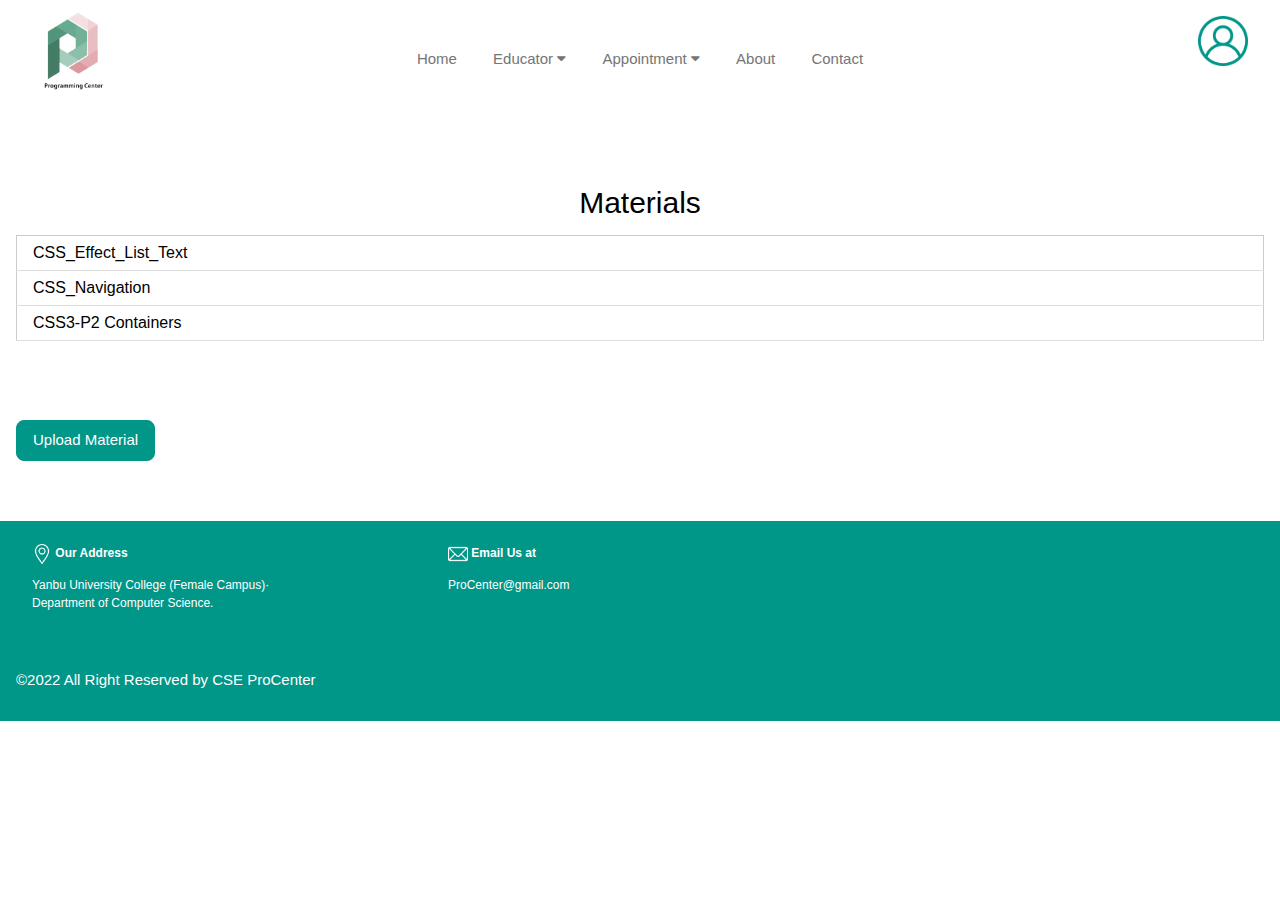
<file: ProCenter-CS382/student-materials.html>
<html>
<title>Student-My materials</title>
<meta name="viewport" content="width=device-width, initial-scale=1">
<link rel="stylesheet" href="https://www.w3schools.com/w3css/4/w3.css">
<link rel="stylesheet" href="https://cdnjs.cloudflare.com/ajax/libs/font-awesome/4.7.0/css/font-awesome.min.css">
<link rel="stylesheet" href="style.css">

<body>
<!-- ----------------------------------------------------header part------------------------------------------------------ -->
<header class="w3-container">
  <a href="index.html" class="w3-bar-item w3-button w3-left"
    ><img src="images/ProCenter-logo.png" class="logo" alt="ProCenter logo"
  /></a>

  <div class="w3-dropdown-hover w3-mobile w3-right">
    <button class="w3-button w3-padding-16 ">
      <img src="images/profile.png" alt="profile logo" class="icons" />
    </button>
    <div class="w3-dropdown-content w3-bar-block  w3-teal progile-right">
      <a
        href="profile.html"
        class="w3-bar-item w3-button w3-mobile  w3-hover-light-grey w3-hover-text-pink"
        ><i class="fa fa-edit w3-margin-right Edit-out-logo-size" ></i>Edit Profile</a
      >
      <a
        href="login.html"
        class="w3-bar-item w3-button  w3-mobile w3-hover-light-grey w3-hover-text-pink"
        ><i class="fa fa-sign-out w3-margin-right Edit-out-logo-size" ></i>Log out</a
      >
    </div>
  </div>
  <nav class="w3-navbar w3-text-grey w3-display-topmiddle w3-margin-top">
    <a
      href="index.html"
      class="w3-bar-item w3-button w3-hover-none w3-hover-text-pink w3-mobile"
      >Home</a
    >
    <div class="w3-dropdown-hover w3-mobile">
      <button
        class="w3-button w3-hover-none w3-hover-text-pink w3-padding-16"
      >
        Educator <i class="fa fa-caret-down"></i>
      </button>
      <div class="w3-dropdown-content w3-bar-block w3-teal">
        <a
          href="find-educator.html"
          class="w3-bar-item w3-button w3-mobile w3-hover-light-grey w3-hover-text-pink"
          >Find an Educator</a
        >
        <a
          href="be-educator.html"
          class="w3-bar-item w3-button w3-mobile w3-hover-light-grey w3-hover-text-pink"
          >Be an Educator</a
        >
      </div>
    </div>
    <div class="w3-dropdown-hover w3-mobile">
      <button class="w3-button w3-hover-text-pink w3-hover-none w3-padding-16">
        Appointment <i class="fa fa-caret-down"></i>
      </button>
      <div class="w3-dropdown-content w3-bar-block w3-teal">
        <a
          href="educator-appointment.html"
          class="w3-bar-item w3-button w3-mobile w3-hover-light-grey w3-hover-text-pink"
          >My Appointment</a
        >
        <a
          href="educator-schedule.html"
          class="w3-bar-item w3-button w3-mobile w3-hover-light-grey w3-hover-text-pink"
          >My Schedual</a
        >
        <a
        href="educator-materials.html"
        class="w3-bar-item w3-button w3-mobile w3-hover-light-grey w3-hover-text-pink"
        >My Materials</a
      >
      </div>
    </div>

    <a
      href="about.html"
      class="w3-bar-item w3-button w3-hover-white w3-hover-text-pink w3-padding-32"
      >About</a
    >
    <a
      href="contact.html"
      class="w3-bar-item w3-button w3-hover-white w3-hover-text-pink w3-padding-32"
      >Contact</a
    >
  </nav>
</header>


 <!-- ---------------------------------------------- End of header part------------------------------------------------------ -->
  <!-- ---------------------------------------------- Materials part------------------------------------------------------ -->

<div class="w3-container w3-padding-64">
  <h2> Materials </h2>
  
  <table class="w3-table w3-border w3-bordered w3-hoverable">
    <tr>
      <td>CSS_Effect_List_Text</td>
    </tr>
    <tr>
      <td>CSS_Navigation</td>
    </tr>
    <tr>
      <td>CSS3-P2 Containers</td>
    </tr>
  </table>
</div>
  <div class="w3-container  ">
    <p>
    <button class="w3-button w3-teal w3-border w3-border-teal w3-round-large w3-hover-white">Upload Material</button>
    </p>
  </div>
<br><br>
   <!-- ----------------------------------------------End of Materials part------------------------------------------------------ -->
   
    <!--  ------------------------------------------------ footer part part------------------------------------------------------ -->
    <footer class="w3-teal">
      <div class="w3-container">
        <br />
        <div class="w3-third w3-container w3-mobile w3-small">
          <img
            src="images/location.png"
            alt="location logo"
            class="social-icons"
          />
          <b>Our Address</b>
          <p>
            Yanbu University College (Female Campus)·<br />
            Department of Computer Science.
          </p>
        </div>
        <div class="w3-third w3-container w3-mobile w3-small">
          <img
            src="images/email.png"
            alt="location logo"
            class="social-icons"
          />
          <b>Email Us at</b>
          <p>ProCenter@gmail.com</p>
        </div>

        
      </div><br /><br />
      <div class="w3-display-bottom w3-container">
        <span>&#169;</span>2022 All Right Reserved by CSE ProCenter
      </div>
    </footer>
    <!--  ---------------------------------------------- End of footer part part------------------------------------------------------ -->
</body>
</html>
</file>
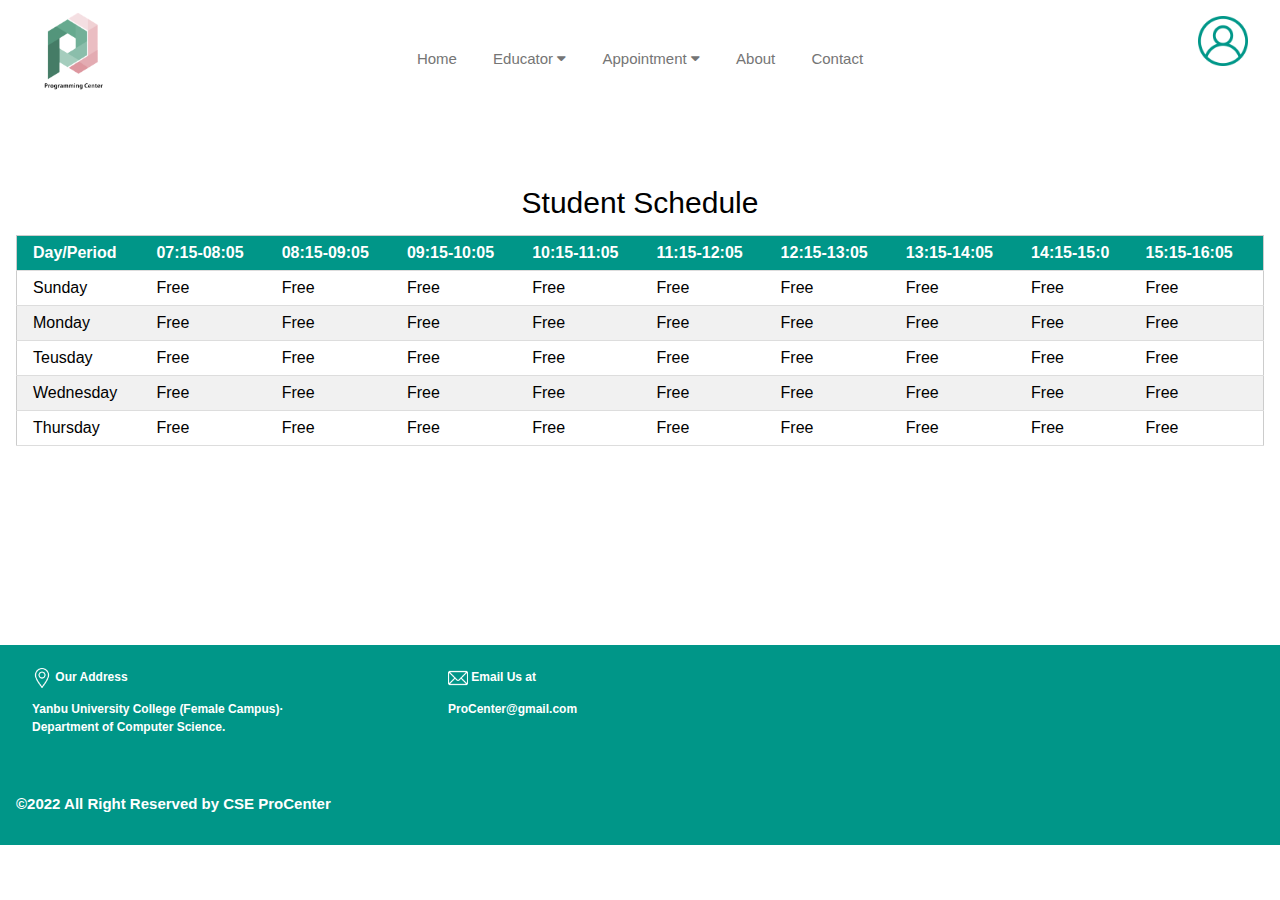
<file: ProCenter-CS382/student-schedual.html>
<html>
<title>Educator Schedule</title>
<meta name="viewport" content="width=device-width, initial-scale=1">
<link rel="stylesheet" href="https://www.w3schools.com/w3css/4/w3.css">
<link rel="stylesheet" href="https://cdnjs.cloudflare.com/ajax/libs/font-awesome/4.7.0/css/font-awesome.min.css">
<link rel="stylesheet" href="style.css">

<body>

 <!-- ----------------------------------------------------header part------------------------------------------------------ -->
 <header class="w3-container">
  <a href="index.html" class="w3-bar-item w3-button w3-left"
    ><img src="images/ProCenter-logo.png" class="logo" alt="ProCenter logo"
  /></a>

  <div class="w3-dropdown-hover w3-mobile w3-right">
    <button class="w3-button w3-padding-16 ">
      <img src="images/profile.png" alt="profile logo" class="icons" />
    </button>
    <div class="w3-dropdown-content w3-bar-block  w3-teal progile-right">
      <a
        href="profile.html"
        class="w3-bar-item w3-button w3-mobile  w3-hover-light-grey w3-hover-text-pink"
        ><i class="fa fa-edit w3-margin-right Edit-out-logo-size" ></i>Edit Profile</a
      >
      <a
        href="login.html"
        class="w3-bar-item w3-button  w3-mobile w3-hover-light-grey w3-hover-text-pink"
        ><i class="fa fa-sign-out w3-margin-right Edit-out-logo-size" ></i>Log out</a
      >
    </div>
  </div>
  <nav class="w3-navbar w3-text-grey w3-display-topmiddle w3-margin-top">
    <a
      href="index.html"
      class="w3-bar-item w3-button w3-hover-none w3-hover-text-pink w3-mobile"
      >Home</a
    >
    <div class="w3-dropdown-hover w3-mobile">
      <button
        class="w3-button w3-hover-none w3-hover-text-pink w3-padding-16"
      >
        Educator <i class="fa fa-caret-down"></i>
      </button>
      <div class="w3-dropdown-content w3-bar-block w3-teal">
        <a
          href="find-educator.html"
          class="w3-bar-item w3-button w3-mobile w3-hover-light-grey w3-hover-text-pink"
          >Find an Educator</a
        >
        <a
          href="be-educator.html"
          class="w3-bar-item w3-button w3-mobile w3-hover-light-grey w3-hover-text-pink"
          >Be an Educator</a
        >
      </div>
    </div>
    <div class="w3-dropdown-hover w3-mobile">
      <button class="w3-button w3-hover-text-pink w3-hover-none w3-padding-16">
        Appointment <i class="fa fa-caret-down"></i>
      </button>
      <div class="w3-dropdown-content w3-bar-block w3-teal">
        <a
          href="educator-appointment.html"
          class="w3-bar-item w3-button w3-mobile w3-hover-light-grey w3-hover-text-pink"
          >My Appointment</a
        >
        <a
          href="educator-schedule.html"
          class="w3-bar-item w3-button w3-mobile w3-hover-light-grey w3-hover-text-pink"
          >My Schedual</a
        >
        <a
        href="educator-materials.html"
        class="w3-bar-item w3-button w3-mobile w3-hover-light-grey w3-hover-text-pink"
        >My Materials</a
      >
      </div>
    </div>

    <a
      href="about.html"
      class="w3-bar-item w3-button w3-hover-white w3-hover-text-pink w3-padding-32"
      >About</a
    >
    <a
      href="contact.html"
      class="w3-bar-item w3-button w3-hover-white w3-hover-text-pink w3-padding-32"
      >Contact</a
    >
  </nav>
</header>

 <!-- ---------------------------------------------- End of header part------------------------------------------------------ -->
 
<!-- ---------------------------------------------- Educator Schedule part------------------------------------------------------ -->

 <b>
<div class="w3-container w3-padding-64">
  <h2>Student Schedule</h2>
  <div class="w3-responsive">
  <table class="w3-table-all">
    <thead>
      <tr class="w3-teal">
        <th>Day/Period</th>
        <th>07:15-08:05</th>
        <th>08:15-09:05</th>
        <th>09:15-10:05</th>
        <th>10:15-11:05</th>
        <th>11:15-12:05</th>
        <th>12:15-13:05</th>
        <th>13:15-14:05</th>
        <th>14:15-15:0</th>
        <th>15:15-16:05</th>
      </tr>
    </thead>
    <tr>
      <td>Sunday</td>
      <td>Free</td>
      <td>Free</td>
      <td>Free</td>
      <td>Free</td>
      <td>Free</td>
      <td>Free</td>
      <td>Free</td>
      <td>Free</td>
      <td>Free</td>
    </tr>
    <tr>
      <td>Monday</td>
      <td>Free</td>
      <td>Free</td>
      <td>Free</td>
      <td>Free</td>
      <td>Free</td>
      <td>Free</td>
      <td>Free</td>
      <td>Free</td>
      <td>Free</td>
    </tr>
    <tr>
      <td>Teusday</td>
      <td>Free</td>
      <td>Free</td>
      <td>Free</td>
      <td>Free</td>
      <td>Free</td>
      <td>Free</td>
      <td>Free</td>
      <td>Free</td>
      <td>Free</td>
    </tr>
    <tr>
      <td>Wednesday</td>
      <td>Free</td>
      <td>Free</td>
      <td>Free</td>
      <td>Free</td>
      <td>Free</td>
      <td>Free</td>
      <td>Free</td>
      <td>Free</td>
      <td>Free</td>
    </tr>
    <tr>
      <td>Thursday</td>
      <td>Free</td>
      <td>Free</td>
      <td>Free</td>
      <td>Free</td>
      <td>Free</td>
      <td>Free</td>
      <td>Free</td>
      <td>Free</td>      
      <td>Free</td>
    </tr>
  </table>
</div>
</div>
<br>

  <!-- ---------------------------------------------- End of Educator Schedule part------------------------------------------------------ -->
<br><br><br><br><br>
    <!--  ------------------------------------------------ footer part part------------------------------------------------------ -->
    <footer class="w3-teal">
      <div class="w3-container">
        <br />
        <div class="w3-third w3-container w3-mobile w3-small">
          <img
            src="images/location.png"
            alt="location logo"
            class="social-icons"
          />
          <b>Our Address</b>
          <p>
            Yanbu University College (Female Campus)·<br />
            Department of Computer Science.
          </p>
        </div>
        <div class="w3-third w3-container w3-mobile w3-small">
          <img
            src="images/email.png"
            alt="location logo"
            class="social-icons"
          />
          <b>Email Us at</b>
          <p>ProCenter@gmail.com</p>
        </div>

        
      </div><br /><br />
      <div class="w3-display-bottom w3-container">
        <span>&#169;</span>2022 All Right Reserved by CSE ProCenter
      </div>
    </footer>
    <!--  ---------------------------------------------- End of footer part part------------------------------------------------------ -->
</body>
</html>
</file>
<file: ProCenter-CS382/style.css>
/* --------------------Home page-------------------- */

.icons {
  width: 50px;
  height: 50px;
}

.HOME-IMAGE {
  max-width: 100% !important;
  max-height: 100% !important;
}
.social-icons {
  width: 20px;
  height: 20px;
}

.section-margin {
  margin-bottom: 2rem !important;
  padding: 1rem !important;
}

.logo {
  height: 90px;
  width: 90px;
}

.Edit-out-logo-size {
  font-size: 16px;
}

.marg-container {
  display: flex;
}
.marg-between {
  justify-content: space-around;
  margin-right: 10px !important ;
}

.wrapper {
  width: 900;
}
.box {
  display: flex;
  flex-wrap: wrap;
  margin: -10px;
}
.box > * {
  flex: 1 1 300px;
  margin: 10px;
}

.center {
  margin: auto;
  width: 90%;
  padding: 10px;
}
.image-width {
  width: 555px;
  height: 555px;
}
/* ------------------contact us page--------- */

.margin-form-2-green {
  background-color: #65b897;
  margin-top: 160px;
  margin-right: 30px;
}
.margin-form-1 {
  margin-top: 0px;
  margin-bottom: 100px;
}
.give-height {
  height: 90px;
}
#Back-Ground-Circle-5 {
  border-radius: 50%;
  display: inline-block;
  margin-left: 10px;
  margin-top: 100px;
  width: 400px;
  height: 400px;
  background: #eabdc2;
}
#Back-Ground-Circle-6 {
  border-radius: 50%;
  display: inline-block;
  margin-left: 150px;
  margin-top: 80px;
  width: 200px;
  height: 200px;
  background: #eabdc2;
}

#Back-Ground-Circle-7 {
  border-radius: 50%;
  margin-left: 1000px;
  margin-top: 0px;
  width: 300px;
  height: 300px;
  background: #dd979f;
}
#Back-Ground-Circle-8 {
  border-radius: 50%;
  display: inline-block;
  margin-left: 800px;
  margin-top: 0px;
  width: 100px;
  height: 100px;
  background: #f0d1d4;
}
.logo-width {
  width: 50px;
}

/* -------------------be an educator------------------- */
#Back-Ground-Circle-1 {
  border-radius: 50%;
  display: inline-block;
  margin-left: 10px;
  margin-top: 30px;
  width: 400px;
  height: 400px;
  background: #f4dfe2;
}
#Back-Ground-Circle-2 {
  border-radius: 50%;
  display: inline-block;
  margin-right: 100px;
  margin-top: 60px;
  width: 200px;
  height: 200px;
  background: #eabdc2;
}

#Back-Ground-Circle-3 {
  border-radius: 50%;
  display: inline-block;
  margin-left: 1200px;
  margin-top: 0px;
  width: 300px;
  height: 300px;
  background: #dd979f;
}
#Back-Ground-Circle-4 {
  border-radius: 50%;
  display: inline-block;
  margin-left: 900px;
  margin-top: 0px;
  width: 100px;
  height: 100px;
  background: #f0d1d4;
}
.margin-form {
  height: 800px;
  margin: 10px 170px;
  background-color: #65b897;
}
.margen-left {
  margin-left: 100px;
  margin-top: 5px;
}

/* make select your level gray and other option black*/
select:required:invalid {
  color: gray;
}
option {
  color: black;
}
/* -------------about page----------------- */
.margin-top {
  margin-top: 70px;
}
.for-height-dark-green {
  height: 350px;
  padding-top: 80px;
  background-color: #65b897;
}
.light-green {
  background-color: #a5cdbd;
}
.for-height-pink {
  height: 350px;
  padding-top: 80px;
  background-color: #f0d1d4;
}
.for-height-light-green {
  height: 350px;
  padding-top: 80px;
  background-color: #a5cdbd;
}

/* -----------My appointment page------------- */
h2 {
  text-align: center;
}

/* -----------Profile page------------- */
.dark-green-background {
  background-color: #65b897;
}
.light-green-background {
  background-color: #a5cdbd;
}
.margin {
  margin-top: 120px;
  width: 800px;
  margin-bottom: 200px;
}
.margin-top-class {
  margin-top: 300px;
}
/* ----------------footer----------- */
footer {
  clear: both;
  position: relative;
  height: 200px;
  /* bottom: unset; */
}

.progile-right {
  right: 0;
}

/*----------------log in-------------------*/
.width-login {
  width: 500px;
  margin-top: 40px;
  margin-right: 50px;
}
</file>
<file: style.css>
/* --------------------Home page-------------------- */

.icons {
  width: 50px;
  height: 50px;
}

.HOME-IMAGE {
  max-width: 100% !important;
  max-height: 100% !important;
}
.social-icons {
  width: 20px;
  height: 20px;
}

.section-margin {
  margin-bottom: 2rem !important;
  padding: 1rem !important;
}

.logo {
  height: 90px;
  width: 90px;
}

.Edit-out-logo-size {
  font-size: 16px;
}

.marg-container {
  display: flex;
}
.marg-between {
  justify-content: space-around;
  margin-right: 10px !important ;
}

.wrapper {
  width: 900;
}
.box {
  display: flex;
  flex-wrap: wrap;
  margin: -10px;
}
.box > * {
  flex: 1 1 300px;
  margin: 10px;
}

.center {
  margin: auto;
  width: 90%;
  padding: 10px;
}
.image-width {
  width: 555px;
  height: 555px;
}
/* ------------------contact us page--------- */

.margin-form-2-green {
  background-color: #65b897;
  margin-top: 160px;
  margin-right: 30px;
}
.margin-form-1 {
  margin-top: 0px;
  margin-bottom: 100px;
}
.give-height {
  height: 90px;
}
#Back-Ground-Circle-5 {
  border-radius: 50%;
  display: inline-block;
  margin-left: 10px;
  margin-top: 100px;
  width: 400px;
  height: 400px;
  background: #eabdc2;
}
#Back-Ground-Circle-6 {
  border-radius: 50%;
  display: inline-block;
  margin-left: 150px;
  margin-top: 80px;
  width: 200px;
  height: 200px;
  background: #eabdc2;
}

#Back-Ground-Circle-7 {
  border-radius: 50%;
  margin-left: 1000px;
  margin-top: 0px;
  width: 300px;
  height: 300px;
  background: #dd979f;
}
#Back-Ground-Circle-8 {
  border-radius: 50%;
  display: inline-block;
  margin-left: 800px;
  margin-top: 0px;
  width: 100px;
  height: 100px;
  background: #f0d1d4;
}
.logo-width {
  width: 50px;
}

/* -------------------be an educator------------------- */
#Back-Ground-Circle-1 {
  border-radius: 50%;
  display: inline-block;
  margin-left: 10px;
  margin-top: 30px;
  width: 400px;
  height: 400px;
  background: #f4dfe2;
}
#Back-Ground-Circle-2 {
  border-radius: 50%;
  display: inline-block;
  margin-right: 100px;
  margin-top: 60px;
  width: 200px;
  height: 200px;
  background: #eabdc2;
}

#Back-Ground-Circle-3 {
  border-radius: 50%;
  display: inline-block;
  margin-left: 1200px;
  margin-top: 0px;
  width: 300px;
  height: 300px;
  background: #dd979f;
}
#Back-Ground-Circle-4 {
  border-radius: 50%;
  display: inline-block;
  margin-left: 900px;
  margin-top: 0px;
  width: 100px;
  height: 100px;
  background: #f0d1d4;
}
.margin-form {
  height: 800px;
  margin: 10px 170px;
  background-color: #65b897;
}
.margen-left {
  margin-left: 100px;
  margin-top: 5px;
}

/* make select your level gray and other option black*/
select:required:invalid {
  color: gray;
}
option {
  color: black;
}
/* -------------about page----------------- */
.margin-top {
  margin-top: 70px;
}
.for-height-dark-green {
  height: 350px;
  padding-top: 80px;
  background-color: #65b897;
}
.light-green {
  background-color: #a5cdbd;
}
.for-height-pink {
  height: 350px;
  padding-top: 80px;
  background-color: #f0d1d4;
}
.for-height-light-green {
  height: 350px;
  padding-top: 80px;
  background-color: #a5cdbd;
}

/* -----------My appointment page------------- */
h2 {
  text-align: center;
}

/* -----------Profile page------------- */
.dark-green-background {
  background-color: #65b897;
}
.light-green-background {
  background-color: #a5cdbd;
}
.margin {
  margin-top: 120px;
  width: 800px;
  margin-bottom: 200px;
}
.margin-top-class {
  margin-top: 300px;
}
/* ----------------footer----------- */
footer {
  clear: both;
  position: relative;
  height: 200px;
  /* bottom: unset; */
}

.progile-right {
  right: 0;
}

/*----------------log in-------------------*/
.width-login {
  width: 500px;
  margin-top: 40px;
  margin-right: 50px;
}
</file>
